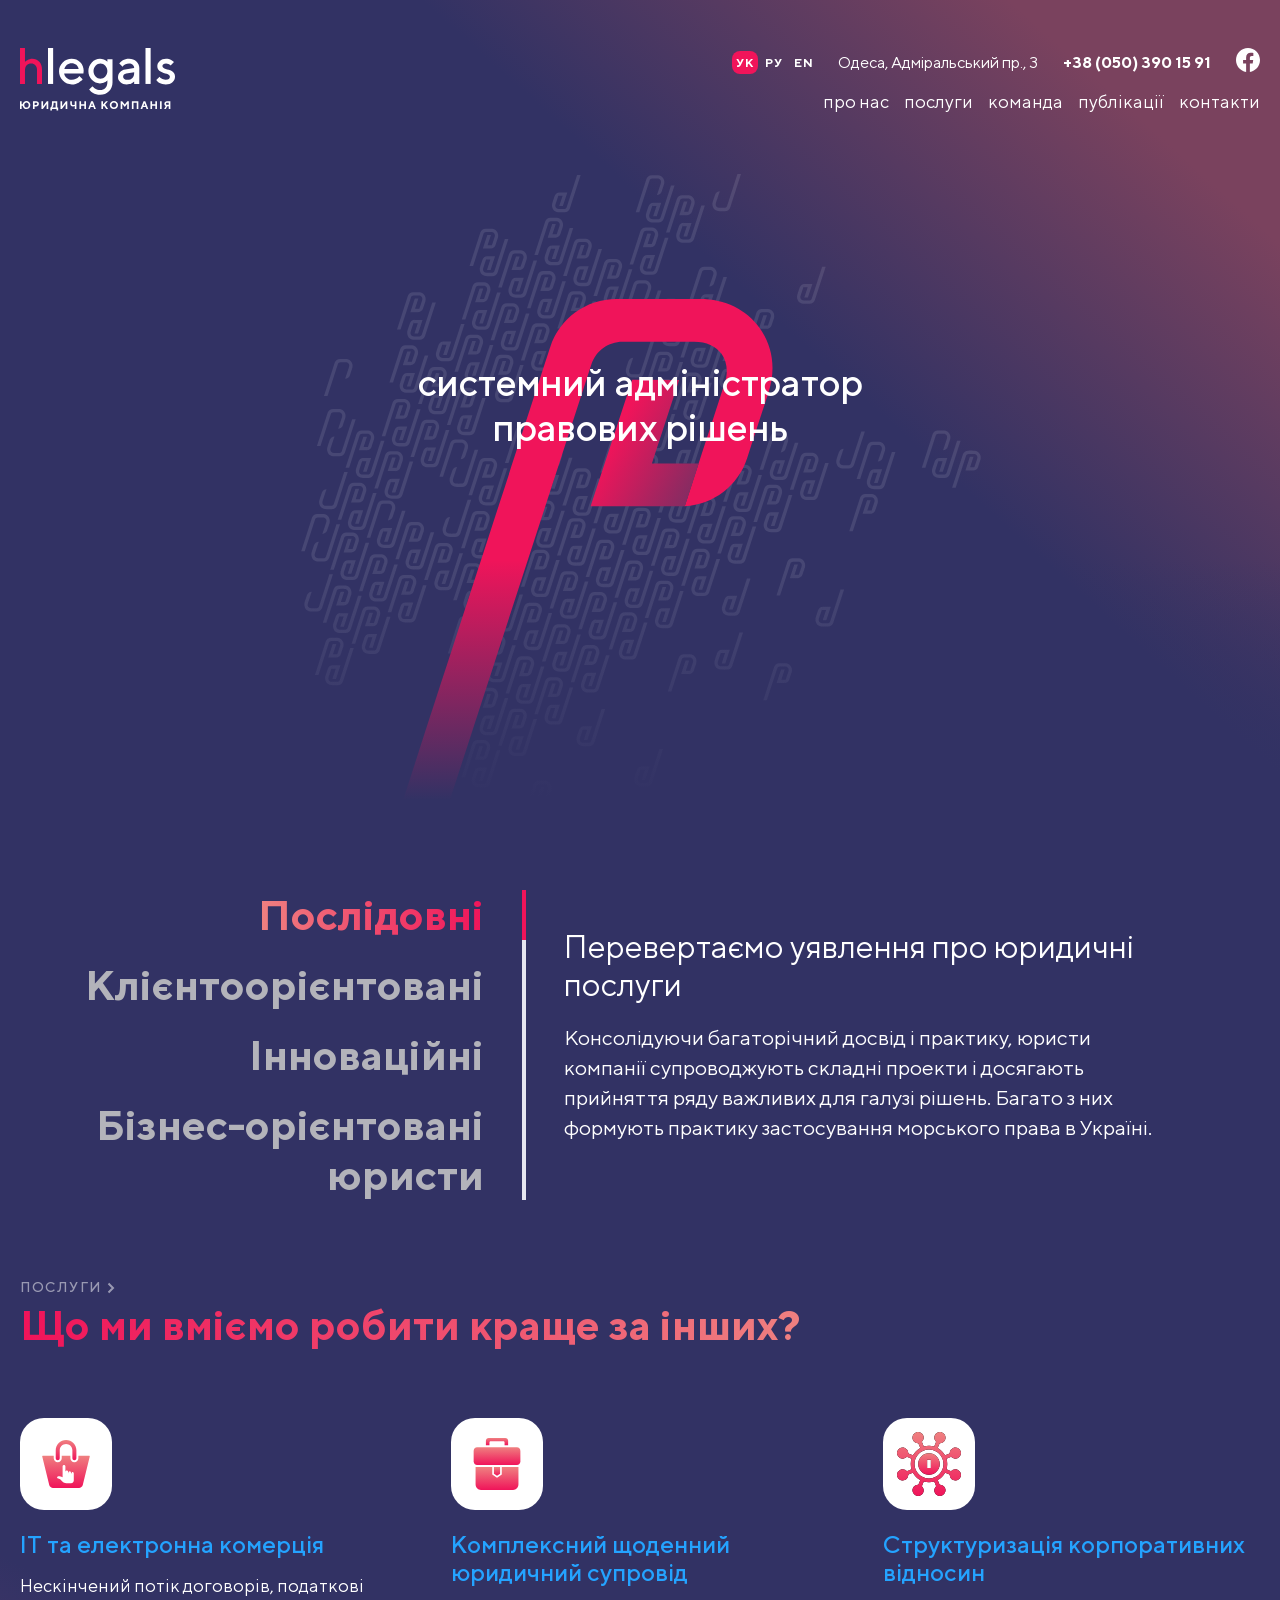
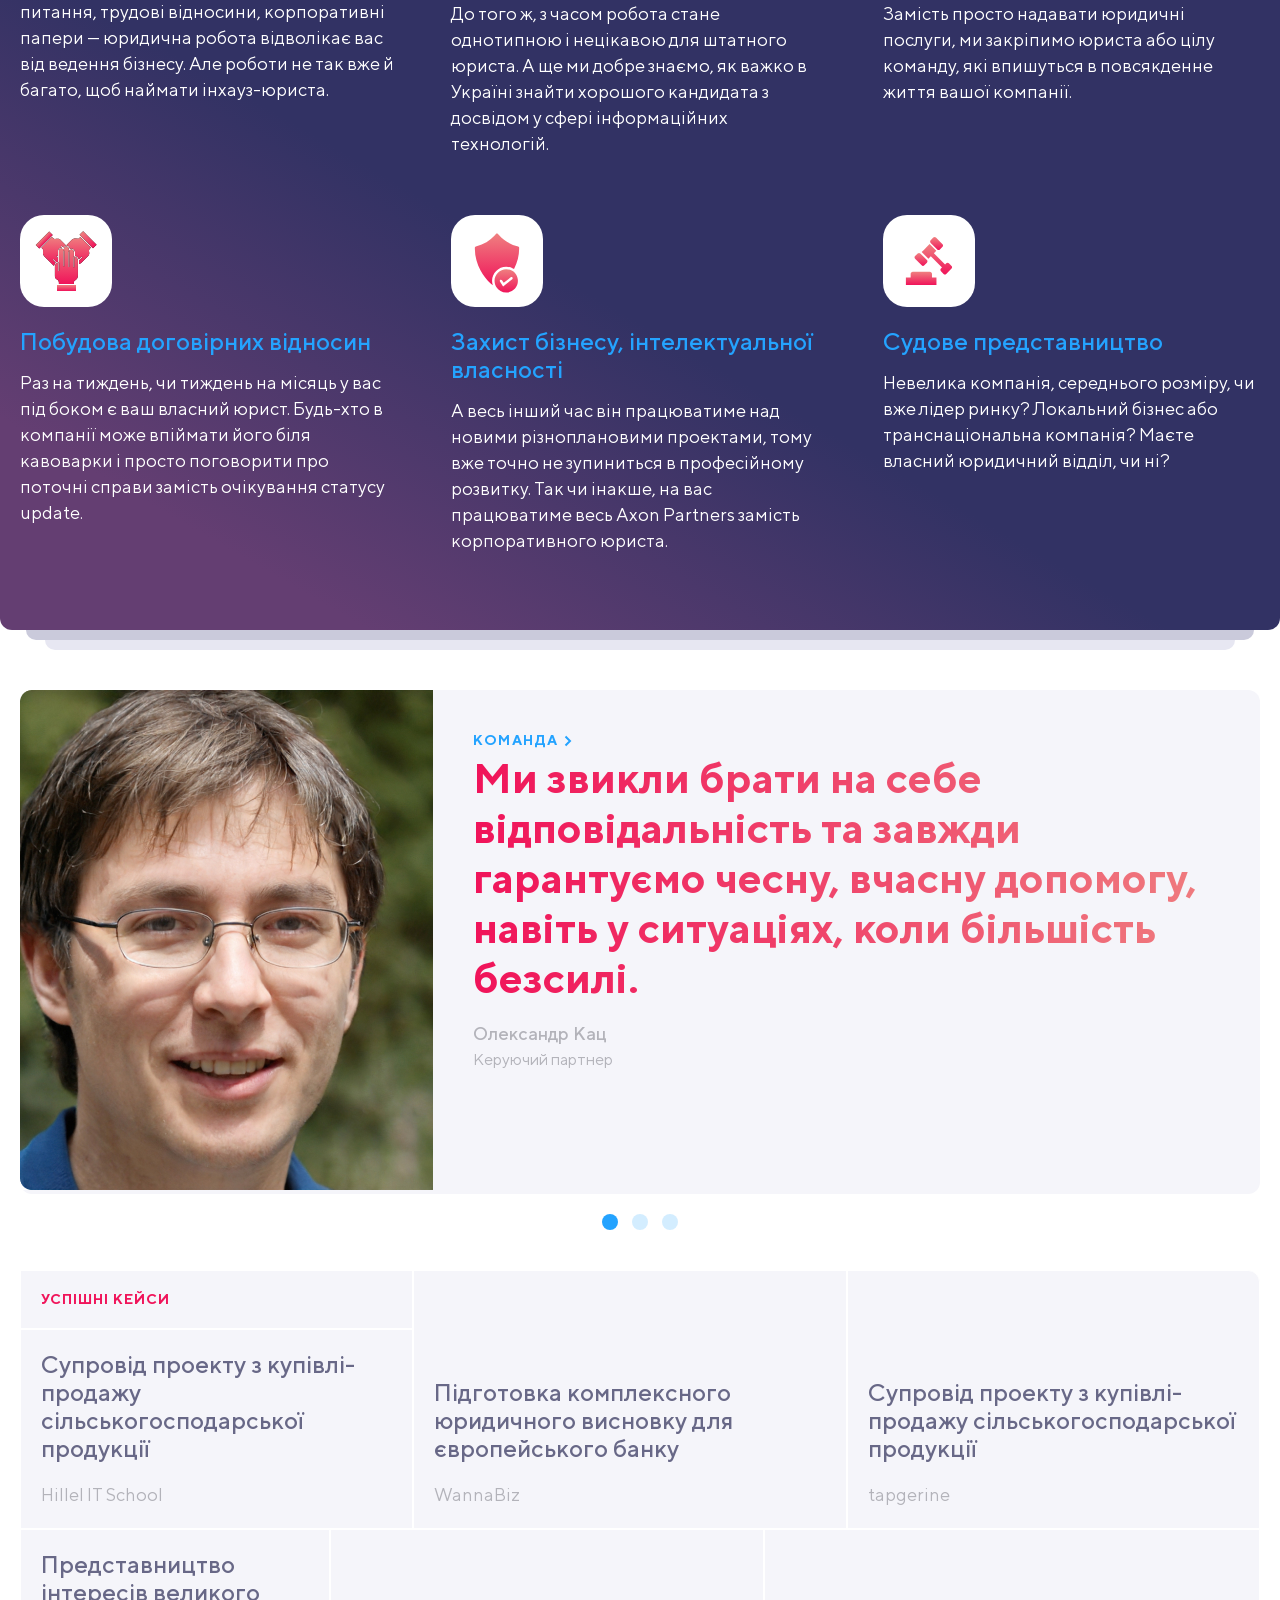
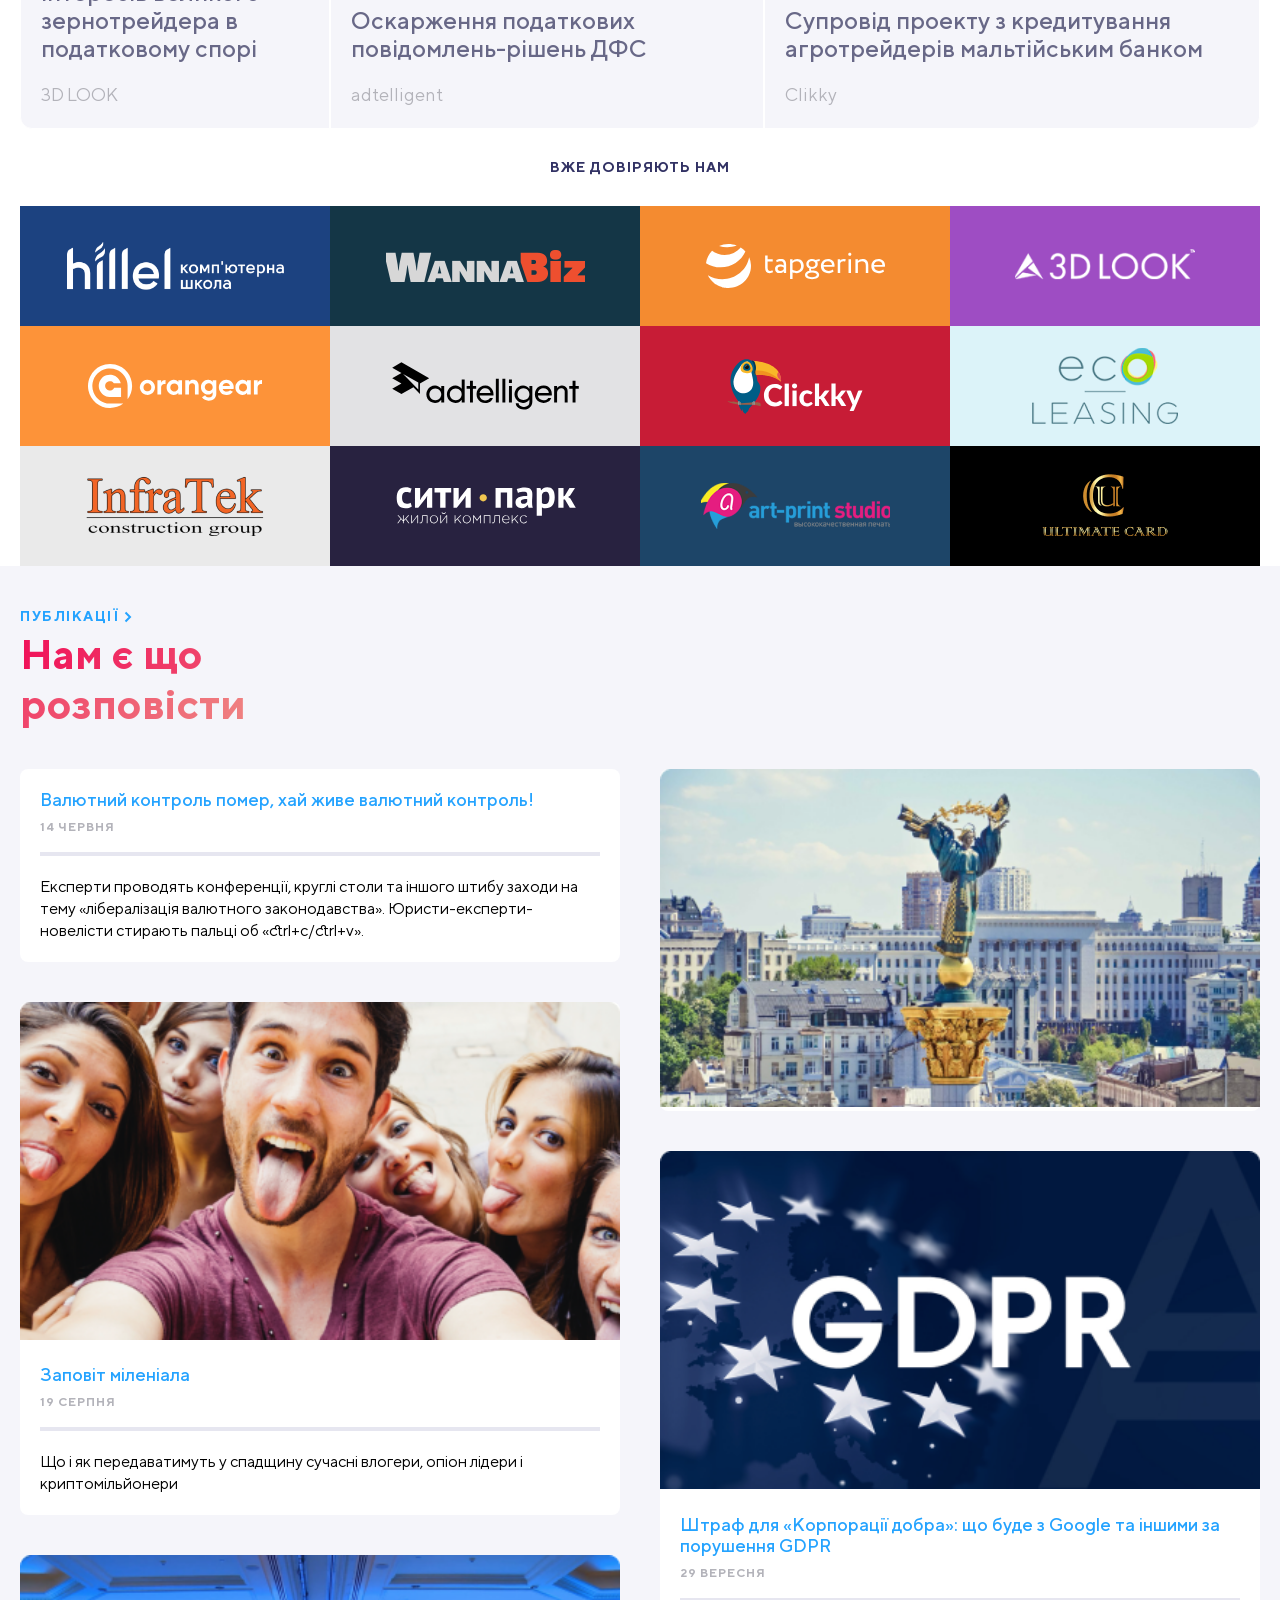
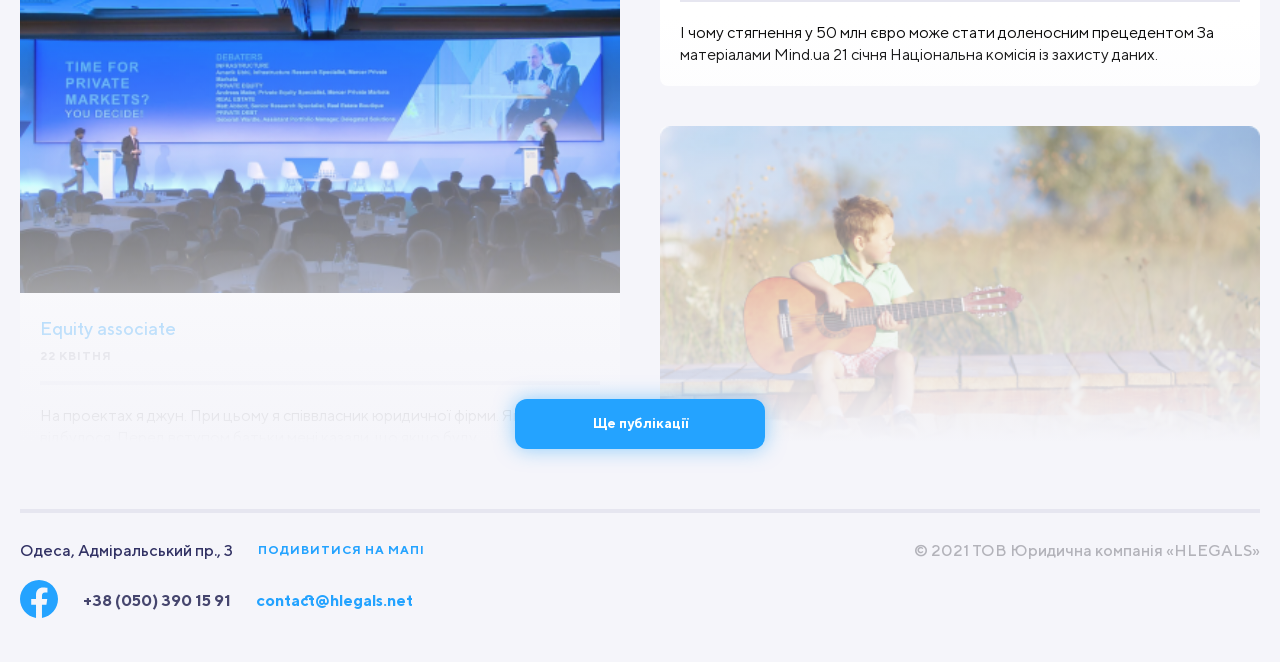
<file: index.html>
<!DOCTYPE html>
<html lang="zxx">

<head>
  <meta charset="UTF-8">
  <meta name="viewport" content="width=device-width, initial-scale=1.0">
  <meta http-equiv="X-UA-Compatible" content="ie=edge">
  <title>Hlegals</title>
  <link rel="stylesheet" href="assets/css/style.css">
  <link rel="shortcut icon" type="image/png" href="assets/img/favicon.svg">
</head>

<body>

  <header class="header">
    <div class="container">
      <div class="header__grid">
        <div class="header__logo">
          <img class="header__logo-img" src="assets/img/Logo-header.svg" alt="header__logo-img">
        </div>

        <nav class="header__actions actions">
          <div class="actions__lang">
            <a class="actions__lang-link actions__lang-link--active" href="#">УК</a>
            <a class="actions__lang-link" href="#">РУ</a>
            <a class="actions__lang-link" href="#">EN</a>

          </div>

          <address class="actions__address">
            <a class="actions__address-link"
              href="https://www.google.com/maps?q=%D0%9E%D0%B4%D0%B5%D1%81%D0%B0,+%D0%90%D0%B4%D0%BC%D1%96%D1%80%D0%B0%D0%BB%D1%8C%D1%81%D1%8C%D0%BA%D0%B8%D0%B9+%D0%BF%D1%80.,+3&um=1&ie=UTF-8&sa=X&ved=2ahUKEwiUn9HohcD7AhVwQ0EAHQjmD-EQ_AUoAXoECAIQAw"
              target="_blank">Одеса,
              Адміральський пр., 3</a>
          </address>

          <div class="actions__phone">
            <a class="actions__phone-link" href="tel:+380503901591">+38 (050) 390 15 91</a>
          </div>

          <div class="actions__social">
            <a class="actions__social-link" href="#">
              <svg width="24" height="24" viewBox="0 0 24 24" fill="none" xmlns="http://www.w3.org/2000/svg">
                <path class="actions__social-img"
                  d="M24 12.0733C24 5.40541 18.6274 0 12 0C5.37258 0 0 5.40541 0 12.0733C0 18.0995 4.38823 23.0943 10.125 24V15.5633H7.07813V12.0733H10.125V9.41343C10.125 6.38755 11.9165 4.71615 14.6576 4.71615C15.9705 4.71615 17.3438 4.95195 17.3438 4.95195V7.92313H15.8306C14.3399 7.92313 13.875 8.85379 13.875 9.80857V12.0733H17.2031L16.6711 15.5633H13.875V24C19.6118 23.0943 24 18.0995 24 12.0733Z"
                  fill="white" />
              </svg>
            </a>
          </div>
        </nav>

        <nav class="header__navbar-menu navbar">
          <div class="navbar__burger">
            <span class="navbar__burger-row"></span>
            <span class="navbar__burger-row"></span>
            <span class="navbar__burger-row"></span>
          </div>

          <ul class="navbar__list">
            <li class="navbar__item"><a class="navbar__link" href="about.html">про нас</a></li>
            <li class="navbar__item"><a class="navbar__link" href="servise.html">послуги</a></li>
            <li class="navbar__item"><a class="navbar__link" href="team.html">команда</a></li>
            <li class="navbar__item"><a class="navbar__link" href="publication.html">публікації</a></li>
            <li class="navbar__item"><a class="navbar__link" href="contacts.html">контакти</a></li>

          </ul>
        </nav>
      </div>

      <div class="header__picture">
        <h1 class="header__title">системний адміністратор правових рішень</h1>
        <img class="header__img" src="assets/img/header-logo-main.svg" alt="header-logo-main">
      </div>

    </div>
  </header>

  <main class="main">
    <section class="benefits">
      <div class="container">
        <div class="benefits__slider slider">
          <div class="slider__headers">
            <div class="slider__header active"><span>Послідовні</span></div>
            <div class="slider__header"><span>Клієнтоорієнтовані</span></div>
            <div class="slider__header"><span>Інноваційні</span></div>
            <div class="slider__header"><span>Бізнес-орієнтовані
                юристи</span></div>
          </div>

          <div class="slider__notes">
            <div class="slider__note active">
              <h3 class="slider__note-title">Перевертаємо уявлення про юридичні послуги</h3>
              <p class="slider__note-description">Консолідуючи багаторічний досвід і практику, юристи компанії
                супроводжують складні проекти і досягають прийняття ряду важливих для галузі рішень. Багато з них
                формують практику застосування морського права в Україні.</p>
            </div>

            <div class="slider__note">
              <h3 class="slider__note-title">Уявлення</h3>
              <p class="slider__note-description">Консолідуючи багаторічний досвід і практику, юристи компанії
                супроводжують складні проекти і досягають прийняття ряду важливих для галузі рішень. Багато з них
                формують практику застосування.</p>
            </div>

            <div class="slider__note">
              <h3 class="slider__note-title">Про юридичні послуги в межах держави</h3>
              <p class="slider__note-description">Консолідуючи багаторічний досвід і практику, юристи компанії
                супроводжують складні проекти і досягають прийняття ряду важливих для галузі рішень. Багато з них
                формують.</p>
            </div>

            <div class="slider__note">
              <h3 class="slider__note-title">Уявлення про юридичні послуги</h3>
              <p class="slider__note-description">Консолідуючи багаторічний досвід і практику, юристи компанії
                супроводжують складні проекти і досягають прийняття ряду важливих для галузі рішень. Багато з них
                формують практику застосування морського права в Україні.</p>
            </div>
          </div>

          <div class="slider__indicators">
            <div class="slider__indicator active"></div>
            <div class="slider__indicator"></div>
            <div class="slider__indicator"></div>
            <div class="slider__indicator"></div>
          </div>
        </div>
      </div>
    </section>

    <section class="experience">
      <div class="container">
        <strong>
          <a class="experience__link section-link" href="servise.html">послуги</a>
        </strong>
        <h2 class="experience__title"><span>Що ми вміємо робити краще за інших?</span></h2>

        <div class="experience__wrap">
          <article class="experience__item item-experience">
            <div class="item-experience__picture">
              <h3 class="item-experience__title"><a class="item-experience__title-link" href="servise-item.html">IT та
                  електронна
                  комерція</a></h3>
              <div class="item-experience__img-box">
                <img class="item-experience__img" src="assets/img/experience-item-1.svg" alt="item-experience-1">
              </div>
            </div>
            <p class="item-experience__description">Нескінчений потік договорів, податкові питання, трудові
              відносини,
              корпоративні папери — юридична
              робота відволікає вас від ведення бізнесу. Але роботи не так вже й багато, щоб наймати інхауз-юриста.
            </p>
          </article>

          <article class="experience__item item-experience">
            <div class="item-experience__picture">
              <h3 class="item-experience__title"><a class="item-experience__title-link"
                  href="servise-item.html">Комплексний щоденний
                  юридичний супровід</a></h3>
              <div class="item-experience__img-box">
                <img class="item-experience__img" src="assets/img/experience-item-2.svg" alt="item-experience-2">
              </div>
            </div>
            <p class="item-experience__description">До того ж, з часом робота стане однотипною і нецікавою для
              штатного
              юриста. А ще ми добре знаємо, як важко в Україні знайти хорошого кандидата з досвідом у сфері
              інформаційних технологій.
            </p>
          </article>

          <article class="experience__item item-experience">
            <div class="item-experience__picture">
              <h3 class="item-experience__title"><a class="item-experience__title-link"
                  href="servise-item.html">Структуризація
                  корпоративних відносин</a></h3>
              <div class="item-experience__img-box">
                <img class="item-experience__img" src="assets/img/experience-item-3.svg" alt="item-experience-3">
              </div>
            </div>
            <p class="item-experience__description">Замість просто надавати юридичні послуги, ми закріпимо юриста
              або
              цілу команду, які впишуться в повсякденне життя вашої компанії.
            </p>
          </article>

          <article class="experience__item item-experience">
            <div class="item-experience__picture">
              <h3 class="item-experience__title"><a class="item-experience__title-link"
                  href="servise-item.html">Побудовa договірних
                  відносин</a></h3>
              <div class="item-experience__img-box">
                <img class="item-experience__img" src="assets/img/experience-item-4.svg" alt="item-experience-4">
              </div>
            </div>
            <p class="item-experience__description">Раз на тиждень, чи тиждень на місяць у вас під боком є ваш
              власний
              юрист. Будь-хто в компанії може впіймати його біля кавоварки і просто поговорити про поточні справи
              замість очікування статусу update.
            </p>
          </article>

          <article class="experience__item item-experience">
            <div class="item-experience__picture">
              <h3 class="item-experience__title"><a class="item-experience__title-link" href="servise-item.html">Захист
                  бізнесу,
                  інтелектуальної власності</a></h3>
              <div class="item-experience__img-box">
                <img class="item-experience__img" src="assets/img/experience-item-5.svg" alt="item-experience-5">
              </div>
            </div>
            <p class="item-experience__description">А весь інший час він працюватиме над новими різноплановими
              проектами, тому вже точно не зупиниться в професійному розвитку. Так чи інакше, на вас працюватиме
              весь
              Axon Partners замість корпоративного юриста.
            </p>
          </article>

          <article class="experience__item item-experience">
            <div class="item-experience__picture">
              <h3 class="item-experience__title"><a class="item-experience__title-link" href="servise-item.html">Судове
                  представництво</a></h3>
              <div class="item-experience__img-box">
                <img class="item-experience__img" src="assets/img/experience-item-6.svg" alt="item-experience-6">
              </div>
            </div>
            <p class="item-experience__description">Невелика компанія, середнього розміру, чи вже лідер ринку?
              Локальний
              бізнес або транснаціональна компанія? Маєте власний юридичний відділ, чи ні?
            </p>
          </article>
        </div>

      </div>
    </section>

    <section class="review">
      <div class="container">
        <h2 class="visually-hidden">Комментарий руководителя</h2>

        <div class="slider-alt active review__container">
          <div class="review__foto">
            <img class="review__img" src="assets/img/author.jpg" alt="review__img">
          </div>

          <div class="review__content">
            <div class="review__link-wrap">
              <strong>
                <a class="review__link section-link section-link--alt" href="team.html">команда</a>
              </strong>
            </div>
            <blockquote class="review__title">Ми звикли брати на себе відповідальність та завжди гарантуємо чесну,
              вчасну
              допомогу,
              навіть у ситуаціях, коли більшість безсилі.</blockquote>
            <div class="review__author-wrap">
              <p class="review__author">Олександр Кац</p>
              <p class="review__job">Керуючий партнер</p>
            </div>
          </div>
        </div>

        <div class="slider-alt review__container">
          <div class="review__foto">
            <img class="review__img" src="assets/img/team-3.png" alt="review__img">
          </div>

          <div class="review__content">
            <div class="review__link-wrap">
              <strong>
                <a class="review__link section-link section-link--alt" href="team.html">команда</a>
              </strong>
            </div>
            <blockquote class="review__title">Честнiсть - це наш скарб, навiть в таких умовах життя.</blockquote>
            <div class="review__author-wrap review__author-wrap--team-3">
              <p class="review__author">Олександр Чох</p>
              <p class="review__job">Associate</p>
            </div>
          </div>
        </div>

        <div class="slider-alt review__container">
          <div class="review__foto">
            <img class="review__img" src="assets/img/team-2.png" alt="review__img">
          </div>

          <div class="review__content">
            <div class="review__link-wrap">
              <strong>
                <a class="review__link section-link section-link--alt" href="team.html">команда</a>
              </strong>
            </div>
            <blockquote class="review__title">Навіть у ситуаціях, коли більшість безсилі, ми приходимо на допомогу.
            </blockquote>
            <div class="review__author-wrap review__author-wrap--team-2">
              <p class="review__author">Микита Олександровський</p>
              <p class="review__job">Керуючий партнер</p>
            </div>
          </div>
        </div>

        <div class="slider-alt__indicators-alt">
          <div class="slider-alt__indicator-alt active"></div>
          <div class="slider-alt__indicator-alt"></div>
          <div class="slider-alt__indicator-alt"></div>
        </div>

      </div>

      </div>
    </section>

    <section class="cases">
      <div class="container cases__container">
        <div class="cases__item">
          <h2 class="cases__title">Успішні кейси</h2>
        </div>

        <div class="cases__item">
          <h3 class="cases__item-title">Супровід проекту з купівлі-продажу сільськогосподарської продукції</h3>
          <p class="cases__item-description">Hillel IT School</p>
        </div>

        <div class="cases__item">
          <h3 class="cases__item-title">Підготовка комплексного юридичного висновку для європейського банку</h3>
          <p class="cases__item-description">WannaBiz</p>
        </div>

        <div class="cases__item">
          <h3 class="cases__item-title">Супровід проекту з купівлі-продажу сільськогосподарської продукції</h3>
          <p class="cases__item-description">tapgerine</p>
        </div>

        <div class="cases__item">
          <h3 class="cases__item-title">Представництво інтересів великого зернотрейдера в податковому спорі</h3>
          <p class="cases__item-description">3D LOOK</p>
        </div>

        <div class="cases__item">
          <h3 class="cases__item-title">Оскарження податкових повідомлень-рішень ДФС</h3>
          <p class="cases__item-description">adtelligent</p>
        </div>

        <div class="cases__item">
          <h3 class="cases__item-title">Супровід проекту з кредитування агротрейдерів мальтійським банком</h3>
          <p class="cases__item-description">Clikky</p>
        </div>

      </div>
    </section>

    <section class="companies">
      <div class="container companies__container">
        <h2 class="companies__title">Вже довіряють нам</h2>
        <div class="companies__wrap">
          <a class="companies__logo companies__logo--hillel" href="https://ithillel.ua"><img class="companies__img"
              src="assets/img/logo-hillel.svg" alt="companies__img"></a>
          <a class="companies__logo companies__logo--wannabiz" href="#"><img class="companies__img"
              src="assets/img/logo-wannabiz.png" alt="companies__img"></a>
          <a class="companies__logo companies__logo--tapgerine" href="#"><img class="companies__img"
              src="assets/img/logo-tapgerine.svg" alt="companies__img"></a>
          <a class="companies__logo companies__logo--3d" href="#"><img class="companies__img"
              src="assets/img/logo-3d.png" alt="companies__img"></a>
          <a class="companies__logo companies__logo--orangear" href="#"><img class="companies__img"
              src="assets/img/logo-orangear.svg" alt="companies__img"></a>
          <a class="companies__logo companies__logo--adtell" href="#"><img class="companies__img"
              src="assets/img/logo-adtell.svg" alt="companies__img"></a>
          <a class="companies__logo companies__logo--click" href="#"><img class="companies__img"
              src="assets/img/logo-click.svg" alt="companies__img"></a>
          <a class="companies__logo companies__logo--ecolease" href="#"><img class="companies__img"
              src="assets/img/logo-ecolease.png" alt="companies__img"></a>
          <a class="companies__logo companies__logo--infratek" href="#"><img class="companies__img"
              src="assets/img/logo-infratek.png" alt="companies__img"></a>
          <a class="companies__logo companies__logo--citypark" href="#"><img class="companies__img"
              src="assets/img/logo-citypark.svg" alt="companies__img"></a>
          <a class="companies__logo companies__logo--art" href="#"><img class="companies__img"
              src="assets/img/logo-art.png" alt="companies__img"></a>
          <a class="companies__logo companies__logo--ucard" href="#"><img class="companies__img"
              src="assets/img/logo-ucard.png" alt="companies__img"></a>
        </div>
      </div>
    </section>

    <section class="publication">
      <div class="container">
        <strong>
          <a class="publication__link section-link section-link--alt" href="publication.html">Публікації</a>
        </strong>
        <h2 class="publication__title"><span>Нам є що розповісти</span></h2>

        <div class="publication__wrap">
          <article class="publication-item">
            <h3 class="publication-item__title"><a class="publication-item__title-link"
                href="publication-item.html">Валютний контроль
                помер,
                хай живе валютний контроль!</a></h3>
            <time datetime="2022-06-14 16:00" class="publication-item__date">14 червня</time>
            <p class="publication-item__desription">Експерти проводять конференції, круглі столи та іншого штибу заходи
              на тему «лібералізація валютного законодавства». Юристи-експерти-новелісти стирають пальці об
              «ctrl+c/ctrl+v».</p>
          </article>

          <article class="publication-item">
            <a href="publication-item.html">
              <img class="publication-item__img" src="assets/img/publication-1.png" alt="publication-1">
            </a>
            <h3 class="publication-item__title"><a class="publication-item__title-link"
                href="publication-item.html">Заповiт мiленiала</a>
            </h3>
            <time datetime="2022-08-19 17:00" class="publication-item__date">19 серпня</time>
            <p class="publication-item__desription">Що i як передаватимуть у спадщину сучаснi влогери, опiон лiдери i
              криптомiльйонери
            </p>
          </article>

          <article class="publication-item">
            <a href="publication-item.html">
              <img class="publication-item__img" src="assets/img/publication-2.png" alt="publication-2">
            </a>
            <h3 class="publication-item__title"><a class="publication-item__title-link"
                href="publication-item.html">Equity associate</a>
            </h3>
            <time datetime="2022-04-22 18:00" class="publication-item__date">22 квітня</time>
            <p class="publication-item__desription">На проектах я джун. При цьому я співвласник юридичної фірми. Як це
              відбулося. Перед вступом батьки мені казали, що якщо буду…</p>
          </article>

          <article class="publication-item">
            <a href="publication-item.html">
              <img class="publication-item__img" src="assets/img/publication-3.png" alt="publication-3">
            </a>
            <h3 class="visually-hidden">State</h3>
          </article>

          <article class="publication-item">
            <a href="publication-item.html">
              <img class="publication-item__img" src="assets/img/publication-4.png" alt="publication-4">
            </a>
            <h3 class="publication-item__title"><a class="publication-item__title-link"
                href="publication-item.html">Штраф для «Корпорації
                добра»: що буде з Google та іншими за порушення
                GDPR</a></h3>
            <time datetime="2022-09-29 19:00" class="publication-item__date">29 вересня</time>
            <p class="publication-item__desription">І чому стягнення у 50 млн євро може стати доленосним прецедентом За
              матеріалами Mind.ua 21 січня Національна комісія із захисту даних.</p>
          </article>

          <article class="publication-item">
            <a href="publication-item.html">
              <img class="publication-item__img" src="assets/img/publication-5.png" alt="publication-5">
            </a>
            <h3 class="visually-hidden">Kids</h3>
          </article>
        </div>

        <button class="publication__buttom buttom">Ще публікації</button>

      </div>
    </section>
  </main>

  <footer class="footer">
    <div class="container footer__container">
      <div class="footer__contacts-wrap">
        <address class="footer__contacts">
          <p class="footer__adress"><span class="footer__adress-title">Одеса</span>, Адміральський пр., 3</p>
          <a class="footer__adress-link adress-link"
            href="https://www.google.com/maps?q=%D0%9E%D0%B4%D0%B5%D1%81%D0%B0,+%D0%90%D0%B4%D0%BC%D1%96%D1%80%D0%B0%D0%BB%D1%8C%D1%81%D1%8C%D0%BA%D0%B8%D0%B9+%D0%BF%D1%80.,+3&um=1&ie=UTF-8&sa=X&ved=2ahUKEwiUn9HohcD7AhVwQ0EAHQjmD-EQ_AUoAXoECAIQAw"
            target="_blank">Подивитися
            на мапі</a>
        </address>

        <div class="footer__contacts-second">
          <div class="footer__social">
            <a class="footer__social-link" href="#">
              <svg width="38" height="38" viewBox="0 0 38 38" fill="none" xmlns="http://www.w3.org/2000/svg">
                <g clip-path="url(#clip0_40086_1484)">
                  <path class="footer__social-img"
                    d="M38 19.1161C38 8.55857 29.4934 0 19 0C8.50658 0 0 8.55857 0 19.1161C0 28.6575 6.94803 36.5659 16.0312 38V24.6419H11.207V19.1161H16.0312V14.9046C16.0312 10.1136 18.8678 7.46723 23.2078 7.46723C25.2866 7.46723 27.4609 7.84059 27.4609 7.84059V12.545H25.0651C22.7048 12.545 21.9688 14.0185 21.9688 15.5302V19.1161H27.2383L26.3959 24.6419H21.9688V38C31.052 36.5659 38 28.6575 38 19.1161Z"
                    fill="#24A3FF" />
                </g>
                <defs>
                  <clipPath id="clip0_40086_1484">
                    <rect width="38" height="38" fill="white" />
                  </clipPath>
                </defs>
              </svg>
            </a>
          </div>
          <div class="footer__phone">
            <a class="footer__phone-link phone-link" href="tel:+380503901591">+38 (050) 390 15 91</a>
          </div>
          <div class="footer__email">
            <a class="footer__email-link email-link" href="mailto:contact@hlegals.net">contact@hlegals.net</a>
          </div>
        </div>
      </div>

      <p class="footer__copyright">© 2021 ТОВ Юридична компанія «HLEGALS»</p>
    </div>
  </footer>

  <script src="https://ajax.googleapis.com/ajax/libs/jquery/3.6.1/jquery.min.js"></script>
  <script src="assets/js/main.js"></script>

</body>

</html>
</file>
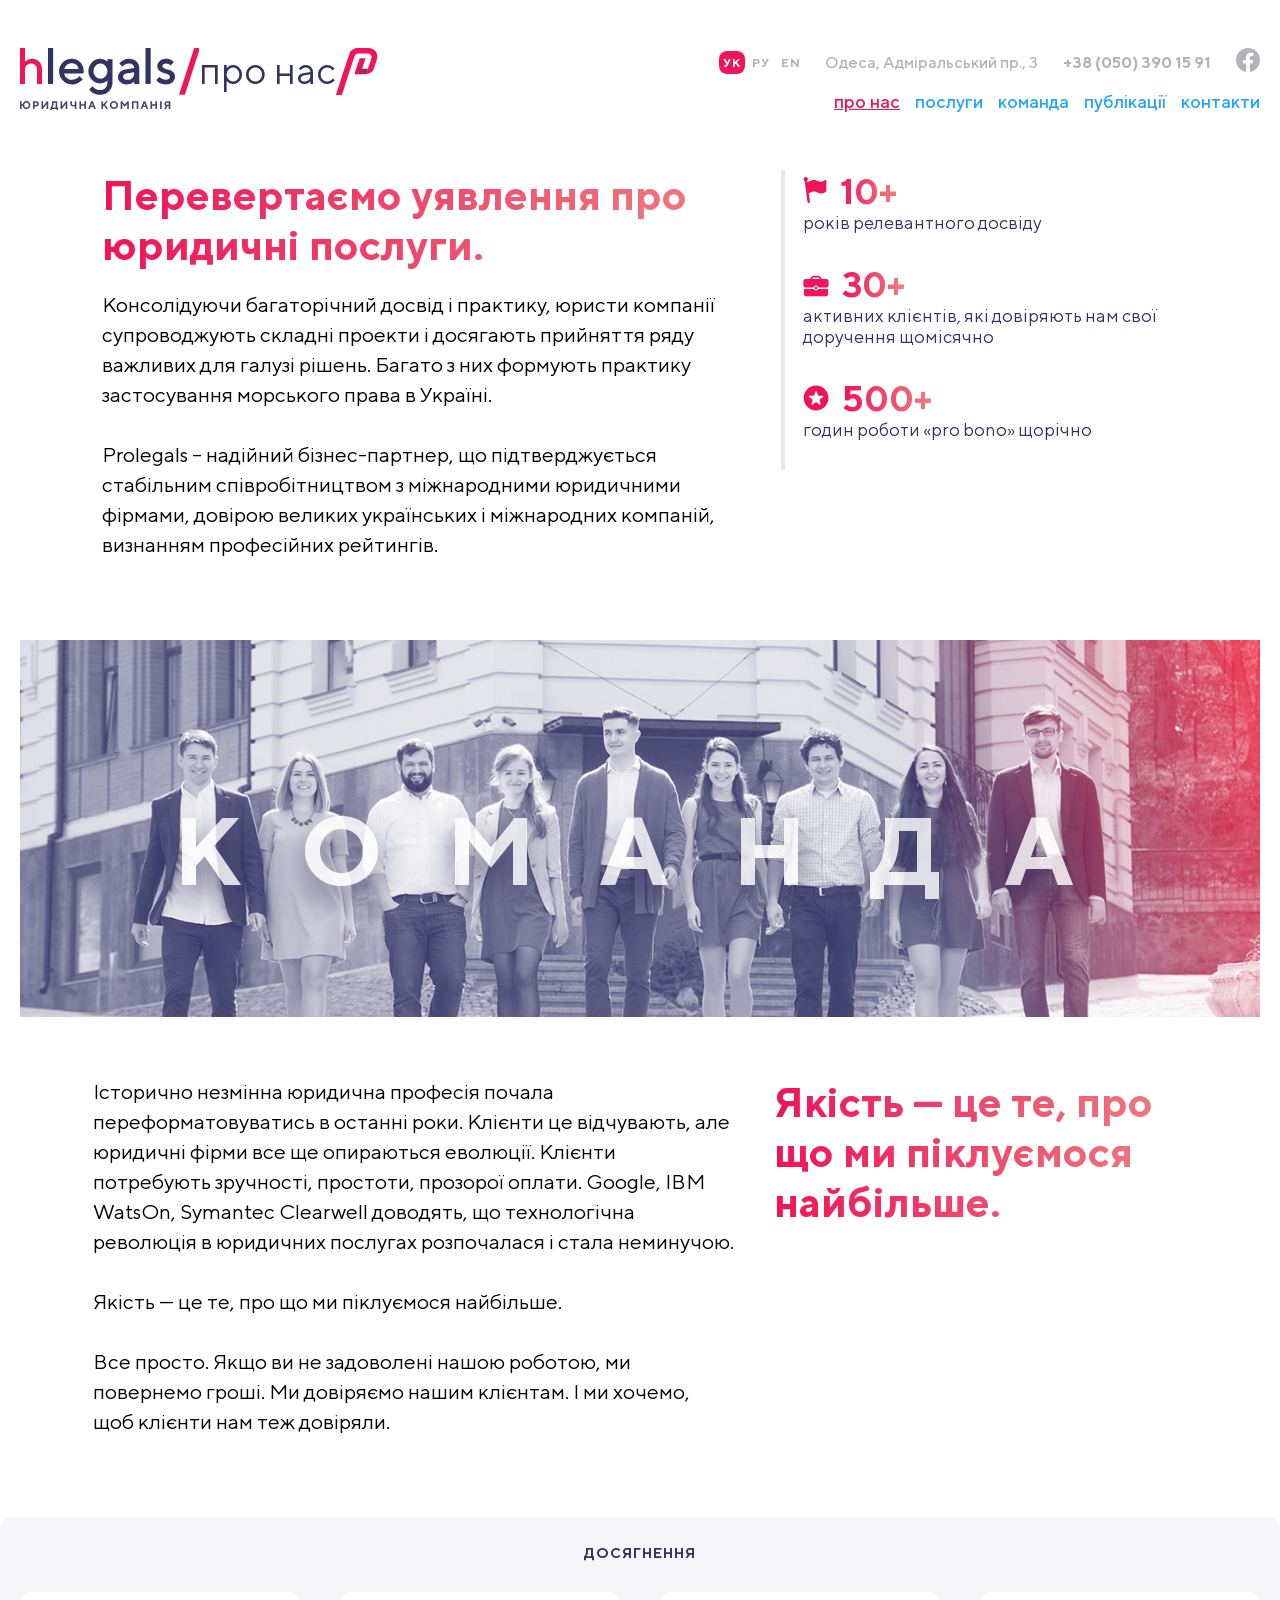
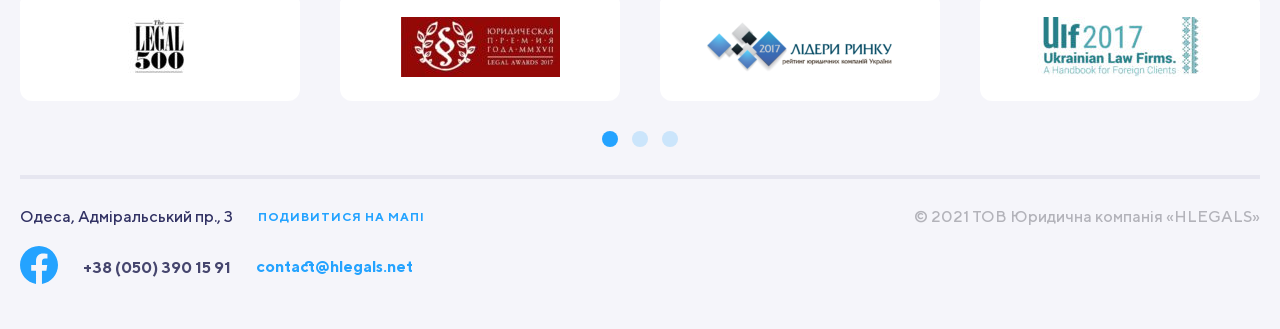
<file: about.html>
<!DOCTYPE html>
<html lang="zxx">

<head>
  <meta charset="UTF-8">
  <meta name="viewport" content="width=device-width, initial-scale=1.0">
  <meta http-equiv="X-UA-Compatible" content="ie=edge">
  <title>Hlegals servises</title>
  <link rel="stylesheet" href="assets/css/style.css">
  <link rel="shortcut icon" type="image/png" href="assets/img/favicon.svg">
</head>

<body>

  <header class="header header--second">
    <div class="container">
      <div class="header__grid header__grid--alt">
        <div class="header__logo header__logo--secondary">
          <a class="header__logo-link" href="index.html">
            <img class="header__logo-img" src="assets/img/logo-header-second.svg" alt="header__logo-img">
          </a>
          <span class="header__logo-title header__logo-title--alt">про нас</span>
        </div>

        <nav class="header__actions actions">
          <div class="actions__lang">
            <a class="actions__lang-link actions__lang-link--active" href="#">УК</a>
            <a class="actions__lang-link actions__lang-link--alt" href="#">РУ</a>
            <a class="actions__lang-link actions__lang-link--alt" href="#">EN</a>
          </div>

          <address class="actions__address">
            <a class="actions__address-link actions__address-link--alt"
              href="https://www.google.com/maps?q=%D0%9E%D0%B4%D0%B5%D1%81%D0%B0,+%D0%90%D0%B4%D0%BC%D1%96%D1%80%D0%B0%D0%BB%D1%8C%D1%81%D1%8C%D0%BA%D0%B8%D0%B9+%D0%BF%D1%80.,+3&um=1&ie=UTF-8&sa=X&ved=2ahUKEwiUn9HohcD7AhVwQ0EAHQjmD-EQ_AUoAXoECAIQAw"
              target="_blank">Одеса,
              Адміральський пр., 3</a>
          </address>

          <div class="actions__phone">
            <a class="actions__phone-link actions__phone-link--alt" href="tel:+380503901591">+38 (050) 390 15 91</a>
          </div>

          <div class="actions__social">
            <a class="actions__social-link actions__social-link--alt" href="#">
              <svg width="24" height="24" viewBox="0 0 24 24" fill="none" xmlns="http://www.w3.org/2000/svg">
                <g clip-path="url(#clip0_40508_1544)">
                  <path class="actions__social-img" d=" M24 12.0733C24 5.40541 18.6274 0 12 0C5.37258 0 0 5.40541 0 12.0733C0 18.0995 4.38823 23.0943
                    10.125 24V15.5633H7.07813V12.0733H10.125V9.41343C10.125 6.38755 11.9165 4.71615 14.6576
                    4.71615C15.9705 4.71615 17.3438 4.95195 17.3438 4.95195V7.92313H15.8306C14.3399 7.92313 13.875
                    8.85379 13.875 9.80857V12.0733H17.2031L16.6711 15.5633H13.875V24C19.6118 23.0943 24 18.0995 24
                    12.0733Z" fill="#B3B3BA" />
                </g>
                <defs>
                  <clipPath id="clip0_40508_1544">
                    <rect width="24" height="24" fill="white" />
                  </clipPath>
                </defs>
              </svg>

            </a>
          </div>
        </nav>

        <nav class="header__navbar-menu navbar">
          <div class="navbar__burger">
            <span class="navbar__burger-row"></span>
            <span class="navbar__burger-row"></span>
            <span class="navbar__burger-row"></span>
          </div>

          <ul class="navbar__list navbar__list--secondary">
            <li class="navbar__item"><a class="navbar__link navbar__link--alt navbar__link--accent-alt" href="#">про
                нас</a></li>
            <li class="navbar__item"><a class="navbar__link navbar__link--alt" href="servise.html">послуги</a></li>
            <li class="navbar__item"><a class="navbar__link navbar__link--alt" href="team.html">команда</a></li>
            <li class="navbar__item"><a class="navbar__link navbar__link--alt" href="publication.html">публікації</a>
            </li>
            <li class="navbar__item"><a class="navbar__link navbar__link--alt" href="contacts.html">контакти</a></li>
          </ul>
        </nav>
      </div>

    </div>
  </header>

  <main class="main">

    <section class="about">

      <div class="about__experiense experiense-team">
        <div class="experiense-team__wrap-text">
          <h3 class="experiense-team__title">Перевертаємо уявлення про юридичні послуги.</h3>
          <p class="experiense-team__description">
            Консолідуючи багаторічний досвід і практику, юристи компанії супроводжують складні проекти і досягають
            прийняття ряду важливих для галузі рішень. Багато з них формують практику застосування морського права в
            Україні. <br> <br>
            Prolegals – надійний бізнес-партнер, що підтверджується стабільним співробітництвом з міжнародними
            юридичними
            фірмами, довірою великих українських і міжнародних компаній, визнанням професійних рейтингів.
          </p>
        </div>

        <div class="experiense-team__wrap-item">
          <div class="experiense-team__item">
            <img class="experiense-team__item-img" src="assets/img/experience-team-item-1.svg" alt="item-1">
            <span class="experiense-team__item-text">10+</span>
            <p class="experiense-team__item-description">років релевантного досвіду</p>
          </div>


          <div class="experiense-team__item">
            <img class="experiense-team__item-img" src="assets/img/experience-team-item-2.svg" alt="item-2">
            <span class="experiense-team__item-text">30+</span>
            <p class="experiense-team__item-description">активних клієнтів, які довіряють нам свої доручення щомісячно
            </p>
          </div>

          <div class="experiense-team__item">
            <img class="experiense-team__item-img" src="assets/img/experience-team-item-3.svg" alt="item-3">
            <span class="experiense-team__item-text">500+</span>
            <p class="experiense-team__item-description">годин роботи «pro bono» щорічно</p>
          </div>
        </div>
      </div>

      <div class="about__foto-box">
        <img class="about__foto" src="assets/img/team.png" alt="team">
        <h2 class="about__title">команда</h2>
      </div>
      <div class="about__text-box">
        <p class="about__description">Історично незмінна юридична професія почала переформатовуватись в останні роки.
          Клієнти це відчувають, але юридичні фірми все ще опираються еволюції. Клієнти потребують зручності, простоти,
          прозорої оплати. Google, IBM WatsОn, Symantec Clearwell доводять, що технологічна революція в юридичних
          послугах
          розпочалася і стала неминучою. <br><br>
          Якість — це те, про що ми піклуємося найбільше. <br><br>
          Все просто. Якщо ви не задоволені нашою роботою, ми повернемо гроші. Ми довіряємо нашим клієнтам. І ми хочемо,
          щоб клієнти нам теж довіряли.</p>
        <h3 class="about__text">Якість — це те, про що ми піклуємося найбільше.</h3>
      </div class="about__text-box">

    </section>

    <section class="archievments">
      <div class="container">
        <h2 class="archievments__title">Досягнення</h2>

        <div class="slider-alt active">
          <div class="archievments__item-box">

            <div class="archievments__item ">
              <img class="archievments__logo" src="assets/img/archievments-logo-1.png" alt="">
            </div>

            <div class="archievments__item">
              <img class="archievments__logo" src="assets/img/archievments-logo-2.png" alt="">
            </div>

            <div class="archievments__item">
              <img class="archievments__logo" src="assets/img/archievments-logo-3.png" alt="">
            </div>

            <div class="archievments__item">
              <img class="archievments__logo" src="assets/img/archievments-logo-4.png" alt="">
            </div>
          </div>
        </div>

        <div class="slider-alt">
          <div class="archievments__item-box">

            <div class="archievments__item">
              <img class="archievments__logo" src="assets/img/archievments-logo-2.png" alt="">
            </div>

            <div class="archievments__item">
              <img class="archievments__logo" src="assets/img/archievments-logo-3.png" alt="">
            </div>

            <div class="archievments__item">
              <img class="archievments__logo" src="assets/img/archievments-logo-4.png" alt="">
            </div>

            <div class="archievments__item ">
              <img class="archievments__logo" src="assets/img/archievments-logo-1.png" alt="">
            </div>

          </div>
        </div>

        <div class="slider-alt__indicators-alt">
          <div class="slider-alt__indicator-alt active"></div>
          <div class="slider-alt__indicator-alt"></div>
          <div class="slider-alt__indicator-alt"></div>
        </div>


      </div>
    </section>
  </main>

  <footer class="footer">
    <div class="container footer__container">
      <div class="footer__contacts-wrap">
        <address class="footer__contacts">
          <p class="footer__adress"><span class="footer__adress-title">Одеса</span>, Адміральський пр., 3</p>
          <a class="footer__adress-link adress-link"
            href="https://www.google.com/maps?q=%D0%9E%D0%B4%D0%B5%D1%81%D0%B0,+%D0%90%D0%B4%D0%BC%D1%96%D1%80%D0%B0%D0%BB%D1%8C%D1%81%D1%8C%D0%BA%D0%B8%D0%B9+%D0%BF%D1%80.,+3&um=1&ie=UTF-8&sa=X&ved=2ahUKEwiUn9HohcD7AhVwQ0EAHQjmD-EQ_AUoAXoECAIQAw"
            target="_blank">Подивитися
            на мапі</a>
        </address>

        <div class="footer__contacts-second">
          <div class="footer__social">
            <a class="footer__social-link" href="#">
              <svg width="38" height="38" viewBox="0 0 38 38" fill="none" xmlns="http://www.w3.org/2000/svg">
                <g clip-path="url(#clip0_40086_1484)">
                  <path class="footer__social-img"
                    d="M38 19.1161C38 8.55857 29.4934 0 19 0C8.50658 0 0 8.55857 0 19.1161C0 28.6575 6.94803 36.5659 16.0312 38V24.6419H11.207V19.1161H16.0312V14.9046C16.0312 10.1136 18.8678 7.46723 23.2078 7.46723C25.2866 7.46723 27.4609 7.84059 27.4609 7.84059V12.545H25.0651C22.7048 12.545 21.9688 14.0185 21.9688 15.5302V19.1161H27.2383L26.3959 24.6419H21.9688V38C31.052 36.5659 38 28.6575 38 19.1161Z"
                    fill="#24A3FF" />
                </g>
                <defs>
                  <clipPath id="clip0_40086_1484">
                    <rect width="38" height="38" fill="white" />
                  </clipPath>
                </defs>
              </svg>
            </a>
          </div>
          <div class="footer__phone">
            <a class="footer__phone-link phone-link" href="tel:+380503901591">+38 (050) 390 15 91</a>
          </div>
          <div class="footer__email">
            <a class="footer__email-link email-link" href="mailto:contact@hlegals.net">contact@hlegals.net</a>
          </div>
        </div>
      </div>

      <p class="footer__copyright">© 2021 ТОВ Юридична компанія «HLEGALS»</p>
    </div>
  </footer>

  <script src="https://ajax.googleapis.com/ajax/libs/jquery/3.6.1/jquery.min.js"></script>
  <script src="assets/js/main-alt.js"></script>

</body>

</html>
</file>
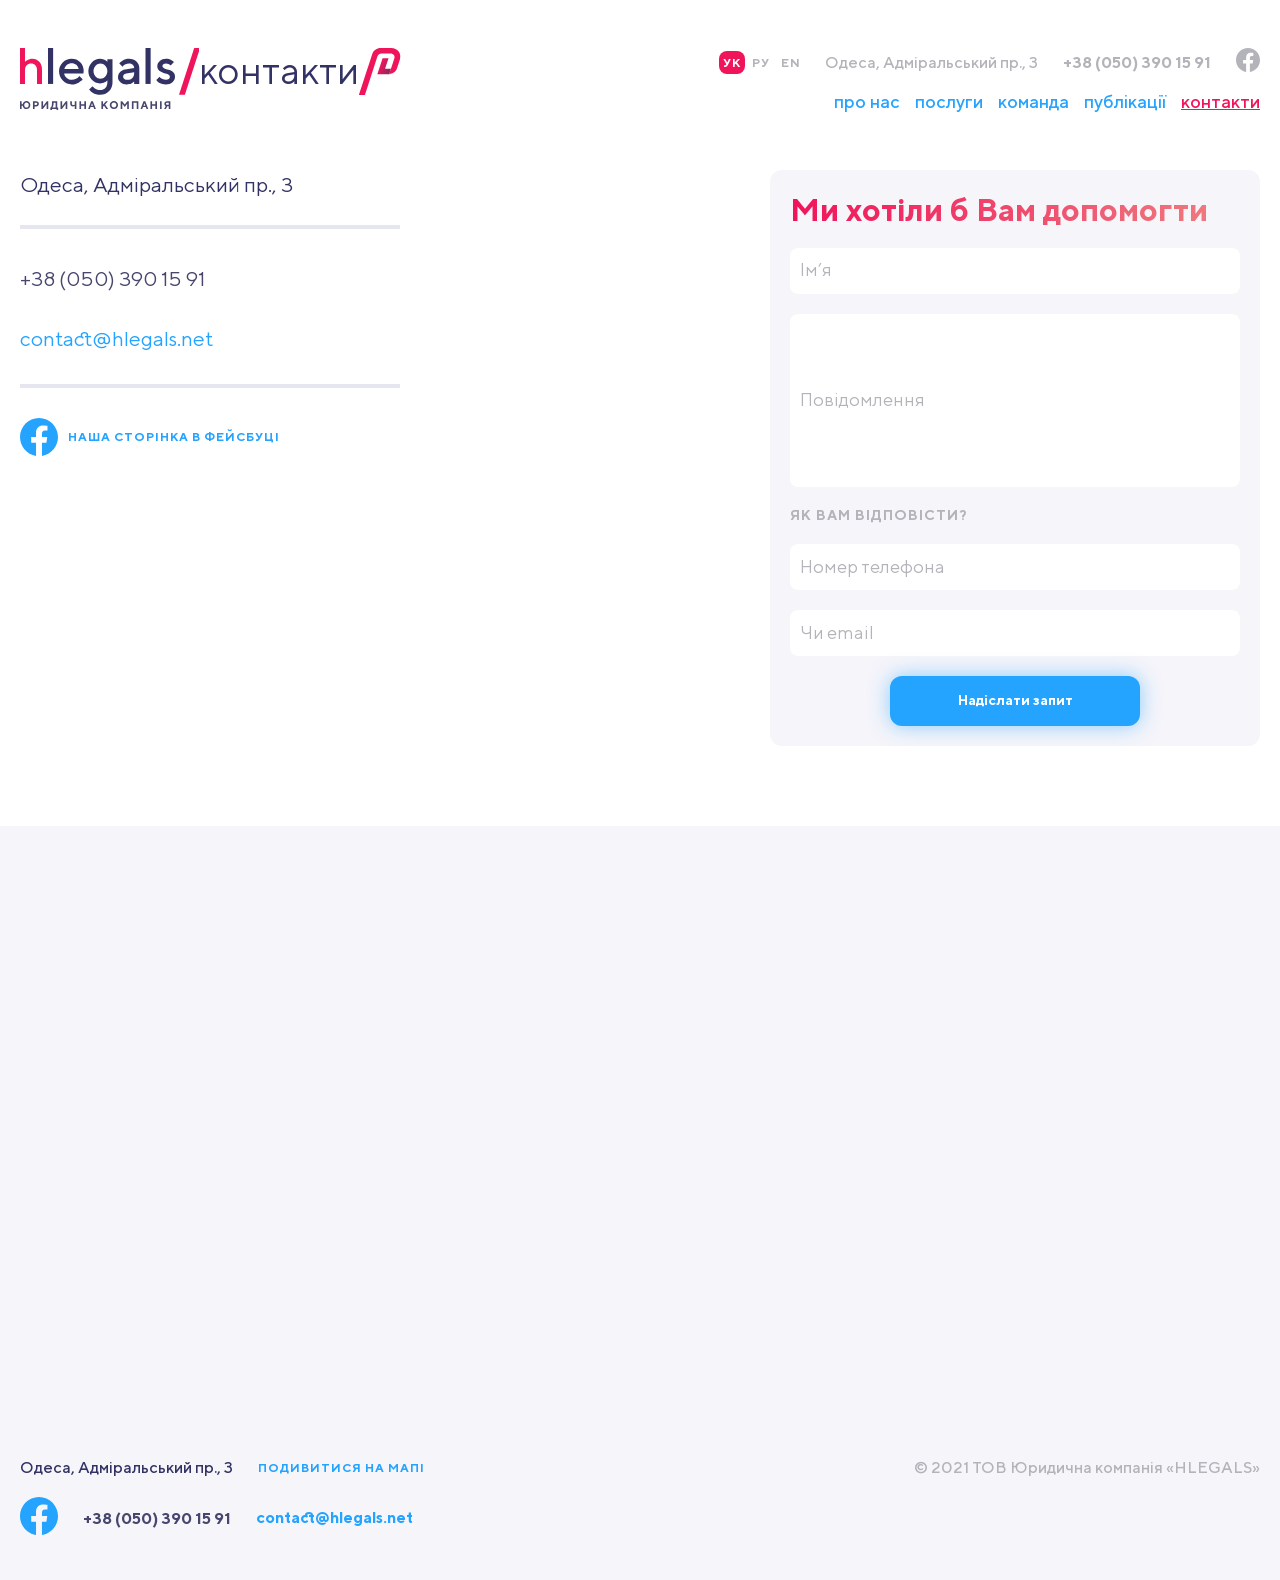
<file: contacts.html>
<!DOCTYPE html>
<html lang="zxx">

<head>
  <meta charset="UTF-8">
  <meta name="viewport" content="width=device-width, initial-scale=1.0">
  <meta http-equiv="X-UA-Compatible" content="ie=edge">
  <title>Hlegals servises</title>
  <link rel="stylesheet" href="assets/css/style.css">
  <link rel="shortcut icon" type="image/png" href="assets/img/favicon.svg">
</head>

<body>

  <header class="header header--second">
    <div class="container">
      <div class="header__grid header__grid--alt">
        <div class="header__logo header__logo--secondary">
          <a class="header__logo-link" href="index.html">
            <img class="header__logo-img" src="assets/img/logo-header-second.svg" alt="header__logo-img">
          </a>
          <span class="header__logo-title header__logo-title--alt">контакти</span>
        </div>

        <nav class="header__actions actions">
          <div class="actions__lang">
            <a class="actions__lang-link actions__lang-link--active" href="#">УК</a>
            <a class="actions__lang-link actions__lang-link--alt" href="#">РУ</a>
            <a class="actions__lang-link actions__lang-link--alt" href="#">EN</a>
          </div>

          <address class="actions__address">
            <a class="actions__address-link actions__address-link--alt"
              href="https://www.google.com/maps?q=%D0%9E%D0%B4%D0%B5%D1%81%D0%B0,+%D0%90%D0%B4%D0%BC%D1%96%D1%80%D0%B0%D0%BB%D1%8C%D1%81%D1%8C%D0%BA%D0%B8%D0%B9+%D0%BF%D1%80.,+3&um=1&ie=UTF-8&sa=X&ved=2ahUKEwiUn9HohcD7AhVwQ0EAHQjmD-EQ_AUoAXoECAIQAw"
              target="_blank">Одеса,
              Адміральський пр., 3</a>
          </address>

          <div class="actions__phone">
            <a class="actions__phone-link actions__phone-link--alt" href="tel:+380503901591">+38 (050) 390 15 91</a>
          </div>

          <div class="actions__social">
            <a class="actions__social-link actions__social-link--alt" href="#">
              <svg width="24" height="24" viewBox="0 0 24 24" fill="none" xmlns="http://www.w3.org/2000/svg">
                <g clip-path="url(#clip0_40508_1544)">
                  <path class="actions__social-img" d=" M24 12.0733C24 5.40541 18.6274 0 12 0C5.37258 0 0 5.40541 0 12.0733C0 18.0995 4.38823 23.0943
                    10.125 24V15.5633H7.07813V12.0733H10.125V9.41343C10.125 6.38755 11.9165 4.71615 14.6576
                    4.71615C15.9705 4.71615 17.3438 4.95195 17.3438 4.95195V7.92313H15.8306C14.3399 7.92313 13.875
                    8.85379 13.875 9.80857V12.0733H17.2031L16.6711 15.5633H13.875V24C19.6118 23.0943 24 18.0995 24
                    12.0733Z" fill="#B3B3BA" />
                </g>
                <defs>
                  <clipPath id="clip0_40508_1544">
                    <rect width="24" height="24" fill="white" />
                  </clipPath>
                </defs>
              </svg>

            </a>
          </div>
        </nav>

        <nav class="header__navbar-menu navbar">
          <div class="navbar__burger">
            <span class="navbar__burger-row"></span>
            <span class="navbar__burger-row"></span>
            <span class="navbar__burger-row"></span>
          </div>

          <ul class="navbar__list navbar__list--secondary">
            <li class="navbar__item"><a class="navbar__link navbar__link--alt" href="about.html">про
                нас</a></li>
            <li class="navbar__item"><a class="navbar__link navbar__link--alt" href="servise.html">послуги</a></li>
            <li class="navbar__item"><a class="navbar__link navbar__link--alt" href="team.html">команда</a></li>
            <li class="navbar__item"><a class="navbar__link navbar__link--alt" href="publication.html">публікації</a>
            </li>
            <li class="navbar__item"><a class="navbar__link navbar__link--alt navbar__link--accent-alt"
                href="#">контакти</a></li>
          </ul>
        </nav>
      </div>

    </div>
  </header>

  <main class="main">

    <section class="contacts">
      <div class="container">
        <div class="contacts__flex">
          <div class="contacts__info">
            <p class="contacts__adress">Одеса, Адміральський пр., 3</p>
            <div class="contacts__phone">
              <a class="contacts__phone-link phone-link" href="tel:+380503901591">+38 (050) 390 15 91</a>
            </div>
            <div class="contacts__email">
              <a class="contacts__email-link email-link" href="mailto:contact@hlegals.net">contact@hlegals.net</a>
            </div>

            <div class="contacts__social">
              <a class="contacts__social-link" href="#">
                <svg width="38" height="38" viewBox="0 0 38 38" fill="none" xmlns="http://www.w3.org/2000/svg">
                  <g clip-path="url(#clip0_40086_1484)">
                    <path class="contacts__social-img"
                      d="M38 19.1161C38 8.55857 29.4934 0 19 0C8.50658 0 0 8.55857 0 19.1161C0 28.6575 6.94803 36.5659 16.0312 38V24.6419H11.207V19.1161H16.0312V14.9046C16.0312 10.1136 18.8678 7.46723 23.2078 7.46723C25.2866 7.46723 27.4609 7.84059 27.4609 7.84059V12.545H25.0651C22.7048 12.545 21.9688 14.0185 21.9688 15.5302V19.1161H27.2383L26.3959 24.6419H21.9688V38C31.052 36.5659 38 28.6575 38 19.1161Z"
                      fill="#24A3FF" />
                  </g>
                  <defs>
                    <clipPath id="clip0_40086_1484">
                      <rect width="38" height="38" fill="white" />
                    </clipPath>
                  </defs>
                </svg>
                <span>Наша сторінка в фейсбуці</span>
              </a>
              <!-- <a class="contacts__social-link" href="">Наша сторінка в фейсбуці</a> -->
            </div>
          </div>

          <form class="contacts__form form" action="https://tests.fomenko.top/echo/index.php" method="post">
            <h2 class="form__title">Ми хотіли б Вам допомогти</h2>

            <input class="form__name" type="text" name="name" id="" placeholder="Iм’я" required>
            <input class="form__text" type="text" name="message" id="" placeholder="Повідомлення" required>
            <p class="form__title-text">Як вам відповісти?</p>
            <input class="form__tel" type="number" name="tel" id="" placeholder="Номер телефона" required>
            <input class="form__email" type="email" name="email" id="" placeholder="Чи email" required
              pattern="^[a-zA-Z0-9._%+-]+@[a-z0-9.-]+\.[a-z]{2,4}$">


            <input class="form__buttom buttom" type="submit" value="Надіслати запит">
          </form>
        </div>
      </div>
    </section>

    <div class="contacts__map-box">
      <iframe class="contacts__map"
        src="https://www.google.com/maps/embed?pb=!1m18!1m12!1m3!1d20820.370587089044!2d30.738505510991104!3d46.43711404253577!2m3!1f0!2f0!3f0!3m2!1i1024!2i768!4f13.1!3m3!1m2!1s0x40c63396894457b7%3A0x7f6c5236cbcb70c8!2z0JDQtNC80LjRgNCw0LvRjNGB0LrQuNC5INC_0YDQvtGB0L8uLCAzLCDQntC00LXRgdGB0LAsINCe0LTQtdGB0YHQutCw0Y8g0L7QsdC70LDRgdGC0YwsINCj0LrRgNCw0LjQvdCwLCA2NTAwMA!5e0!3m2!1sru!2suk!4v1669768772786!5m2!1sru!2suk"
        style="border:0;" allowfullscreen="" loading="lazy" referrerpolicy="no-referrer-when-downgrade"
        frameborder></iframe>
    </div>

  </main>

  <footer class="footer">
    <div class="container footer__container footer__container--alt">
      <div class="footer__contacts-wrap">
        <address class="footer__contacts">
          <p class="footer__adress"><span class="footer__adress-title">Одеса</span>, Адміральський пр., 3</p>
          <a class="footer__adress-link adress-link"
            href="https://www.google.com/maps?q=%D0%9E%D0%B4%D0%B5%D1%81%D0%B0,+%D0%90%D0%B4%D0%BC%D1%96%D1%80%D0%B0%D0%BB%D1%8C%D1%81%D1%8C%D0%BA%D0%B8%D0%B9+%D0%BF%D1%80.,+3&um=1&ie=UTF-8&sa=X&ved=2ahUKEwiUn9HohcD7AhVwQ0EAHQjmD-EQ_AUoAXoECAIQAw"
            target="_blank">Подивитися
            на мапі</a>
        </address>

        <div class="footer__contacts-second">
          <div class="footer__social">
            <a class="footer__social-link" href="#">
              <svg width="38" height="38" viewBox="0 0 38 38" fill="none" xmlns="http://www.w3.org/2000/svg">
                <g clip-path="url(#clip0_40086_1484)">
                  <path class="footer__social-img social-img"
                    d="M38 19.1161C38 8.55857 29.4934 0 19 0C8.50658 0 0 8.55857 0 19.1161C0 28.6575 6.94803 36.5659 16.0312 38V24.6419H11.207V19.1161H16.0312V14.9046C16.0312 10.1136 18.8678 7.46723 23.2078 7.46723C25.2866 7.46723 27.4609 7.84059 27.4609 7.84059V12.545H25.0651C22.7048 12.545 21.9688 14.0185 21.9688 15.5302V19.1161H27.2383L26.3959 24.6419H21.9688V38C31.052 36.5659 38 28.6575 38 19.1161Z"
                    fill="#24A3FF" />
                </g>
                <defs>
                  <clipPath id="clip0_40086_1484">
                    <rect width="38" height="38" fill="white" />
                  </clipPath>
                </defs>
              </svg>
            </a>
          </div>
          <div class="footer__phone">
            <a class="footer__phone-link phone-link" href="tel:+380503901591">+38 (050) 390 15 91</a>
          </div>
          <div class="footer__email">
            <a class="footer__email-link email-link" href="mailto:contact@hlegals.net">contact@hlegals.net</a>
          </div>
        </div>
      </div>

      <p class="footer__copyright">© 2021 ТОВ Юридична компанія «HLEGALS»</p>
    </div>
  </footer>

  <script src="https://ajax.googleapis.com/ajax/libs/jquery/3.6.1/jquery.min.js"></script>
  <script src="assets/js/main-alt.js"></script>

</body>

</html>
</file>
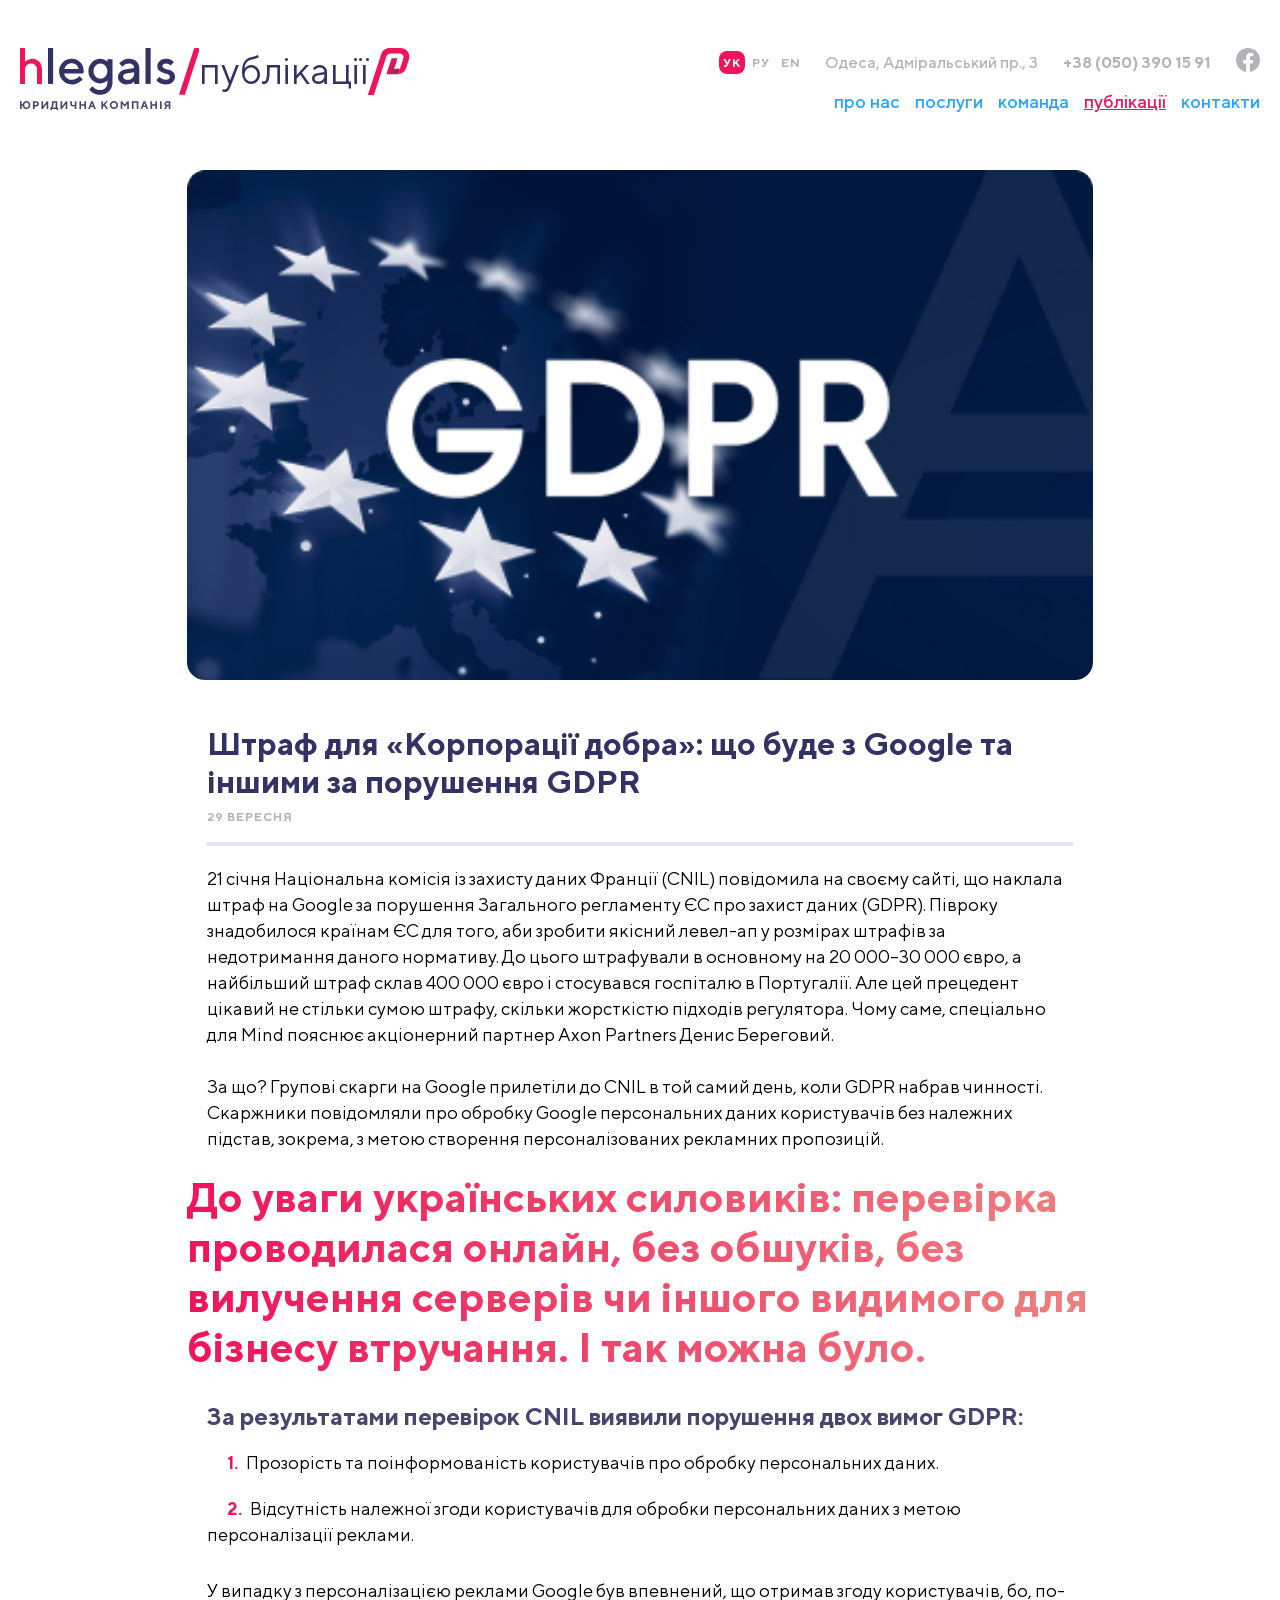
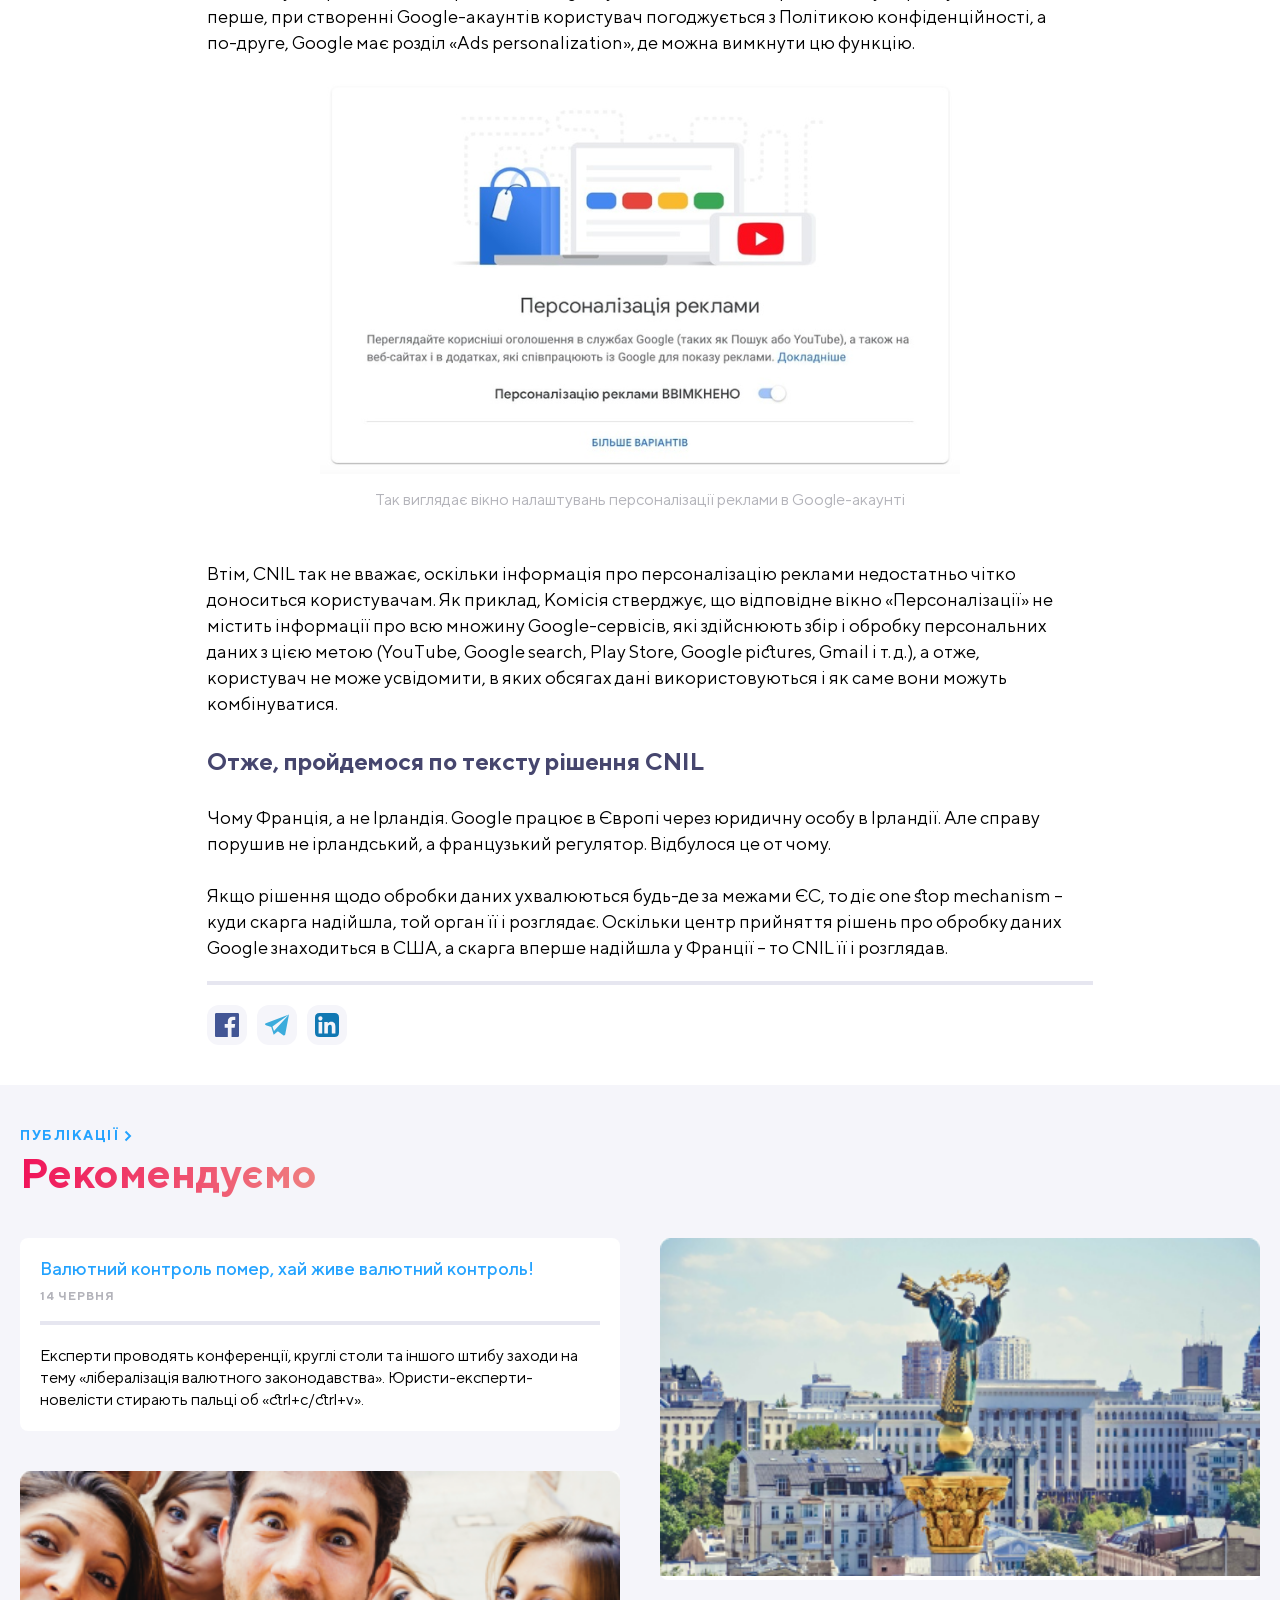
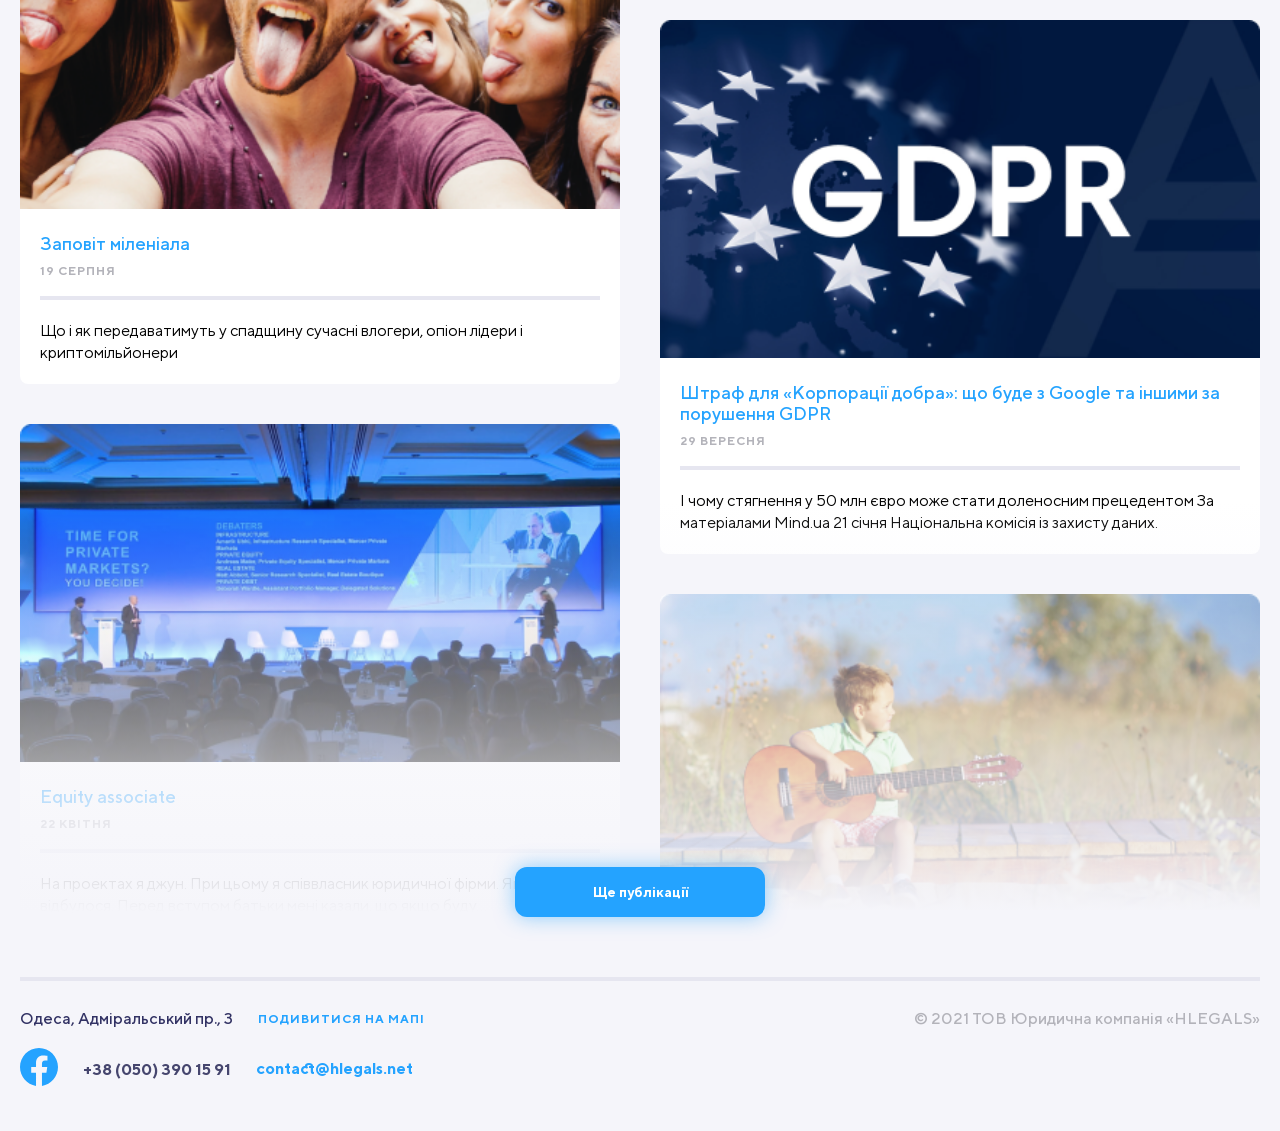
<file: publication-item.html>
<!DOCTYPE html>
<html lang="zxx">

<head>
  <meta charset="UTF-8">
  <meta name="viewport" content="width=device-width, initial-scale=1.0">
  <meta http-equiv="X-UA-Compatible" content="ie=edge">
  <title>Hlegals servises</title>
  <link rel="stylesheet" href="assets/css/style.css">
  <link rel="shortcut icon" type="image/png" href="assets/img/favicon.svg">
</head>

<body>

  <header class="header header--second">
    <div class="container">
      <div class="header__grid header__grid--alt">
        <div class="header__logo header__logo--secondary">
          <a class="header__logo-link" href="index.html">
            <img class="header__logo-img" src="assets/img/logo-header-second.svg" alt="header__logo-img">
          </a>
          <span class="header__logo-title header__logo-title--alt">публікації</span>
        </div>

        <nav class="header__actions actions">
          <div class="actions__lang">
            <a class="actions__lang-link actions__lang-link--active" href="#">УК</a>
            <a class="actions__lang-link actions__lang-link--alt" href="#">РУ</a>
            <a class="actions__lang-link actions__lang-link--alt" href="#">EN</a>
          </div>

          <address class="actions__address">
            <a class="actions__address-link actions__address-link--alt"
              href="https://www.google.com/maps?q=%D0%9E%D0%B4%D0%B5%D1%81%D0%B0,+%D0%90%D0%B4%D0%BC%D1%96%D1%80%D0%B0%D0%BB%D1%8C%D1%81%D1%8C%D0%BA%D0%B8%D0%B9+%D0%BF%D1%80.,+3&um=1&ie=UTF-8&sa=X&ved=2ahUKEwiUn9HohcD7AhVwQ0EAHQjmD-EQ_AUoAXoECAIQAw"
              target="_blank">Одеса,
              Адміральський пр., 3</a>
          </address>

          <div class="actions__phone">
            <a class="actions__phone-link actions__phone-link--alt" href="tel:+380503901591">+38 (050) 390 15 91</a>
          </div>

          <div class="actions__social">
            <a class="actions__social-link actions__social-link--alt" href="#">
              <svg width="24" height="24" viewBox="0 0 24 24" fill="none" xmlns="http://www.w3.org/2000/svg">
                <g clip-path="url(#clip0_40508_1544)">
                  <path class="actions__social-img" d=" M24 12.0733C24 5.40541 18.6274 0 12 0C5.37258 0 0 5.40541 0 12.0733C0 18.0995 4.38823 23.0943
                    10.125 24V15.5633H7.07813V12.0733H10.125V9.41343C10.125 6.38755 11.9165 4.71615 14.6576
                    4.71615C15.9705 4.71615 17.3438 4.95195 17.3438 4.95195V7.92313H15.8306C14.3399 7.92313 13.875
                    8.85379 13.875 9.80857V12.0733H17.2031L16.6711 15.5633H13.875V24C19.6118 23.0943 24 18.0995 24
                    12.0733Z" fill="#B3B3BA" />
                </g>
                <defs>
                  <clipPath id="clip0_40508_1544">
                    <rect width="24" height="24" fill="white" />
                  </clipPath>
                </defs>
              </svg>

            </a>
          </div>
        </nav>

        <nav class="header__navbar-menu navbar">
          <div class="navbar__burger">
            <span class="navbar__burger-row"></span>
            <span class="navbar__burger-row"></span>
            <span class="navbar__burger-row"></span>
          </div>

          <ul class="navbar__list navbar__list--secondary">
            <li class="navbar__item"><a class="navbar__link navbar__link--alt" href="about.html">про нас</a></li>
            <li class="navbar__item"><a class="navbar__link navbar__link--alt" href="servise.html">послуги</a></li>
            <li class="navbar__item"><a class="navbar__link navbar__link--alt" href="team.html">команда</a></li>
            <li class="navbar__item"><a class="navbar__link navbar__link--alt navbar__link--accent-alt"
                href="publication.html">публікації</a></li>
            <li class="navbar__item"><a class="navbar__link navbar__link--alt" href="contacts.html">контакти</a></li>
          </ul>
        </nav>
      </div>

    </div>
  </header>

  <main class="main">

    <section>
      <div class="container-sm">
        <article class="publication-item">
          <img class="publication-item__img publication-item__img--alt" src="assets/img/publication-4.png"
            alt="publication-4">
          <h3 class="publication-item__title publication-item__title--alt">Штраф
            для «Корпорації
            добра»: що буде з Google та іншими за порушення
            GDPR</h3>
          <time datetime="2022-09-29 19:00" class="publication-item__date publication-item__date--alt">29 вересня</time>
          <p class="publication-item__desription publication-item__desription--alt">21 січня Національна комісія із
            захисту даних Франції (СNIL)
            повідомила на своєму сайті, що наклала штраф на Google за порушення Загального регламенту ЄС про захист
            даних (GDPR). Півроку знадобилося країнам ЄС для того, аби зробити якісний левел-ап у розмірах штрафів за
            недотримання даного нормативу. До цього штрафували в основному на 20 000–30 000 євро, а найбільший штраф
            склав 400 000 євро і стосувався госпіталю в Португалії. Але цей прецедент цікавий не стільки сумою штрафу,
            скільки жорсткістю підходів регулятора. Чому саме, спеціально для Mind пояснює акціонерний партнер Axon
            Partners Денис Береговий. <br><br>
            За що? Групові скарги на Google прилетіли до СNIL в той самий день, коли GDPR набрав чинності. Скаржники
            повідомляли про обробку Google персональних даних користувачів без належних підстав, зокрема, з метою
            створення персоналізованих рекламних пропозицій.</p>

          <h2 class="publication-item__title-gen">До уваги українських силовиків: перевірка проводилася онлайн, без
            обшуків, без вилучення серверів
            чи
            іншого видимого для бізнесу втручання. І так можна було.</h2>
          <h4 class="publication-item__title-sec">За результатами перевірок СNIL виявили порушення двох вимог GDPR:</h4>
          <!-- <ol class="publication-item__list"> -->
          <p class="publication-item__desription publication-item__desription--alt publication-item__desription--list">
            <span>1.</span> Прозорість та
            поінформованість
            користувачів про обробку
            персональних даних.
          </p>
          <p class="publication-item__desription publication-item__desription--alt publication-item__desription--list">
            <span>2.</span> Відсутність належної
            згоди
            користувачів для обробки персональних
            даних з метою персоналізації реклами.
          </p>
          <!-- </ol> -->

          <p class="publication-item__desription publication-item__desription--alt">У випадку з персоналізацією реклами
            Google був впевнений, що отримав
            згоду користувачів, бо, по-перше, при
            створенні Google-aкаунтів користувач погоджується з Політикою конфіденційності, а по-друге, Google має
            розділ «Ads personalization», де можна вимкнути цю функцію.</p>

          <img class="publication-item__img publication-item__img--sec" src="assets/img/publication-item-1.png"
            alt="publication-item-1">
          <p class="publication-item__desription-footer">Так виглядає вікно налаштувань
            персоналізації реклами в Google-акаунті
          </p>
          <p class="publication-item__desription publication-item__desription--alt">Втім, CNIL так не вважає, оскільки
            інформація про персоналізацію
            реклами недостатньо чітко доноситься
            користувачам. Як приклад, Комісія стверджує, що відповідне вікно «Персоналізації» не містить інформації про
            всю множину Google-сервісів, які здійснюють збір і обробку персональних даних з цією метою (YouТube, Google
            search, Play Store, Google pictures, Gmail і т. д.), а отже, користувач не може усвідомити, в яких обсягах
            дані використовуються і як саме вони можуть комбінуватися.</p>
          <h4 class="publication-item__title-sec">Отже, пройдемося по тексту рішення СNIL</h4>
          <p class="publication-item__desription publication-item__desription--alt">Чому Франція, а не Ірландія. Google
            працює в Європі через юридичну
            особу в Ірландії. Але справу порушив не
            ірландський, а французький регулятор. Відбулося це от чому. <br><br>
            Якщо рішення щодо обробки даних ухвалюються будь-де за межами ЄС, то діє one stop mechanism – куди скарга
            надійшла, той орган її і розглядає. Оскільки центр прийняття рішень про обробку даних Google знаходиться в
            США, а скарга вперше надійшла у Франції – то CNIL її і розглядав.</p>

          <div class="publication-item__actions">
            <a class="publication-item__social-link" href=""><img class="publication-item__social-img"
                src="assets/img/publication-social-facebook.svg" alt="social-facebook"></a>
            <a class="publication-item__social-link" href=""><img class="publication-item__social-img"
                src="assets/img/publication-social-telegram.svg" alt="social-telegram"></a>
            <a class="publication-item__social-link" href=""><img class="publication-item__social-img"
                src="assets/img/publication-social-linkindin.svg" alt="social-linkindin"></a>
          </div>


        </article>
      </div>
    </section>

    <section class="publication">
      <div class="container">
        <strong>
          <a class="publication__link section-link section-link--alt" href="publication.html">Публікації</a>
        </strong>
        <h2 class="publication__title"><span>Рекомендуємо</span></h2>

        <div class="publication__wrap">
          <article class="publication-item">
            <h3 class="publication-item__title"><a class="publication-item__title-link"
                href="publication-item.html">Валютний контроль
                помер,
                хай живе валютний контроль!</a></h3>
            <time datetime="2022-06-14 16:00" class="publication-item__date">14 червня</time>
            <p class="publication-item__desription">Експерти проводять конференції, круглі столи та іншого штибу заходи
              на тему «лібералізація валютного законодавства». Юристи-експерти-новелісти стирають пальці об
              «ctrl+c/ctrl+v».</p>
          </article>

          <article class="publication-item">
            <a href="publication-item.html">
              <img class="publication-item__img" src="assets/img/publication-1.png" alt="publication-1">
            </a>
            <h3 class="publication-item__title"><a class="publication-item__title-link"
                href="publication-item.html">Заповiт мiленiала</a>
            </h3>
            <time datetime="2022-08-19 17:00" class="publication-item__date">19 серпня</time>
            <p class="publication-item__desription">Що i як передаватимуть у спадщину сучаснi влогери, опiон лiдери i
              криптомiльйонери
            </p>
          </article>

          <article class="publication-item">
            <a href="publication-item.html">
              <img class="publication-item__img" src="assets/img/publication-2.png" alt="publication-2">
            </a>
            <h3 class="publication-item__title"><a class="publication-item__title-link"
                href="publication-item.html">Equity associate</a>
            </h3>
            <time datetime="2022-04-22 18:00" class="publication-item__date">22 квітня</time>
            <p class="publication-item__desription">На проектах я джун. При цьому я співвласник юридичної фірми. Як це
              відбулося. Перед вступом батьки мені казали, що якщо буду…</p>
          </article>

          <article class="publication-item">
            <a href="publication-item.html">
              <img class="publication-item__img" src="assets/img/publication-3.png" alt="publication-3">
            </a>
            <h3 class="visually-hidden">State</h3>
          </article>

          <article class="publication-item">
            <a href="publication-item.html">
              <img class="publication-item__img" src="assets/img/publication-4.png" alt="publication-4">
            </a>
            <h3 class="publication-item__title"><a class="publication-item__title-link"
                href="publication-item.html">Штраф для «Корпорації
                добра»: що буде з Google та іншими за порушення
                GDPR</a></h3>
            <time datetime="2022-09-29 19:00" class="publication-item__date">29 вересня</time>
            <p class="publication-item__desription">І чому стягнення у 50 млн євро може стати доленосним прецедентом За
              матеріалами Mind.ua 21 січня Національна комісія із захисту даних.</p>
          </article>

          <article class="publication-item">
            <a href="publication-item.html">
              <img class="publication-item__img" src="assets/img/publication-5.png" alt="publication-5">
            </a>
            <h3 class="visually-hidden">Kids</h3>
          </article>
        </div>

        <button class="publication__buttom buttom">Ще публікації</button>

      </div>
    </section>

  </main>

  <footer class="footer">
    <div class="container footer__container">
      <div class="footer__contacts-wrap">
        <address class="footer__contacts">
          <p class="footer__adress"><span class="footer__adress-title">Одеса</span>, Адміральський пр., 3</p>
          <a class="footer__adress-link adress-link"
            href="https://www.google.com/maps?q=%D0%9E%D0%B4%D0%B5%D1%81%D0%B0,+%D0%90%D0%B4%D0%BC%D1%96%D1%80%D0%B0%D0%BB%D1%8C%D1%81%D1%8C%D0%BA%D0%B8%D0%B9+%D0%BF%D1%80.,+3&um=1&ie=UTF-8&sa=X&ved=2ahUKEwiUn9HohcD7AhVwQ0EAHQjmD-EQ_AUoAXoECAIQAw"
            target="_blank">Подивитися
            на мапі</a>
        </address>

        <div class="footer__contacts-second">
          <div class="footer__social">
            <a class="footer__social-link" href="#">
              <svg width="38" height="38" viewBox="0 0 38 38" fill="none" xmlns="http://www.w3.org/2000/svg">
                <g clip-path="url(#clip0_40086_1484)">
                  <path class="footer__social-img"
                    d="M38 19.1161C38 8.55857 29.4934 0 19 0C8.50658 0 0 8.55857 0 19.1161C0 28.6575 6.94803 36.5659 16.0312 38V24.6419H11.207V19.1161H16.0312V14.9046C16.0312 10.1136 18.8678 7.46723 23.2078 7.46723C25.2866 7.46723 27.4609 7.84059 27.4609 7.84059V12.545H25.0651C22.7048 12.545 21.9688 14.0185 21.9688 15.5302V19.1161H27.2383L26.3959 24.6419H21.9688V38C31.052 36.5659 38 28.6575 38 19.1161Z"
                    fill="#24A3FF" />
                </g>
                <defs>
                  <clipPath id="clip0_40086_1484">
                    <rect width="38" height="38" fill="white" />
                  </clipPath>
                </defs>
              </svg>
            </a>
          </div>
          <div class="footer__phone">
            <a class="footer__phone-link phone-link" href="tel:+380503901591">+38 (050) 390 15 91</a>
          </div>
          <div class="footer__email">
            <a class="footer__email-link email-link" href="mailto:contact@hlegals.net">contact@hlegals.net</a>
          </div>
        </div>
      </div>

      <p class="footer__copyright">© 2021 ТОВ Юридична компанія «HLEGALS»</p>
    </div>
  </footer>

  <script src="https://ajax.googleapis.com/ajax/libs/jquery/3.6.1/jquery.min.js"></script>
  <script src="assets/js/main-alt.js"></script>

</body>

</html>
</file>
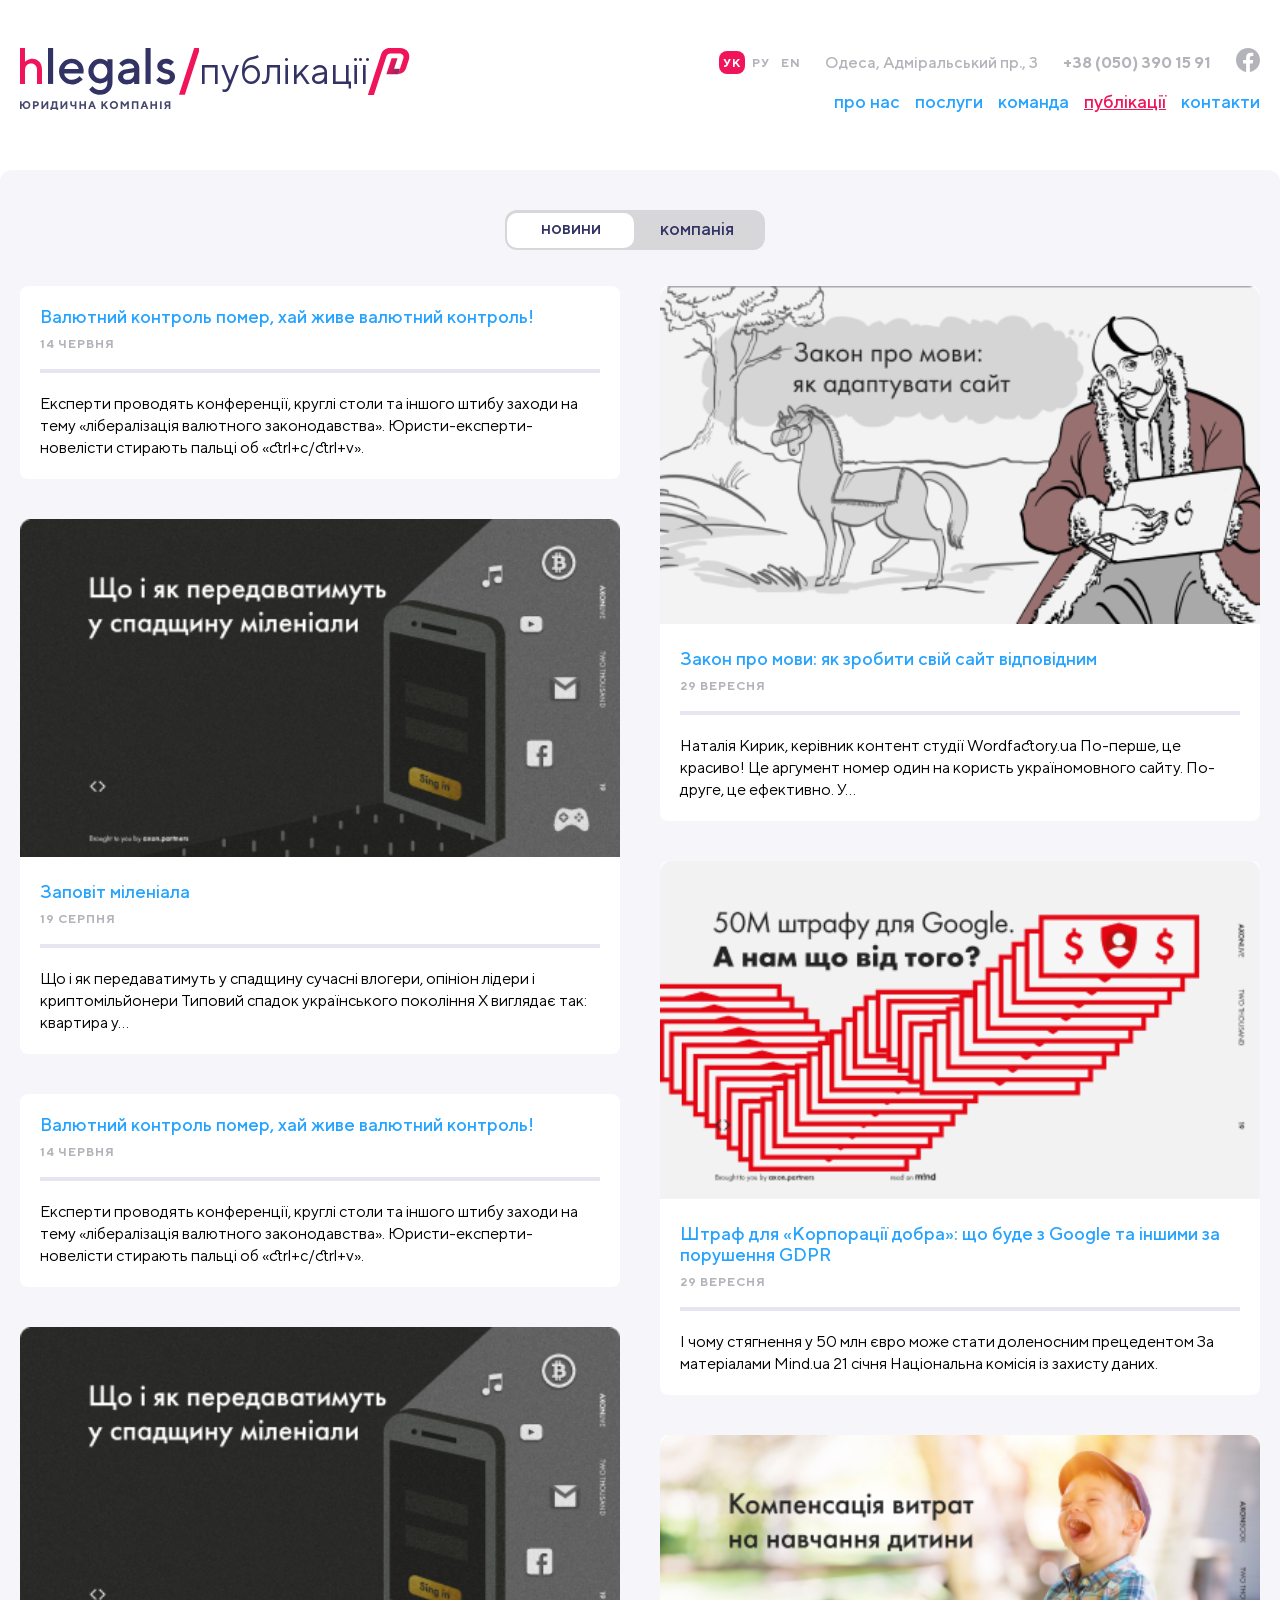
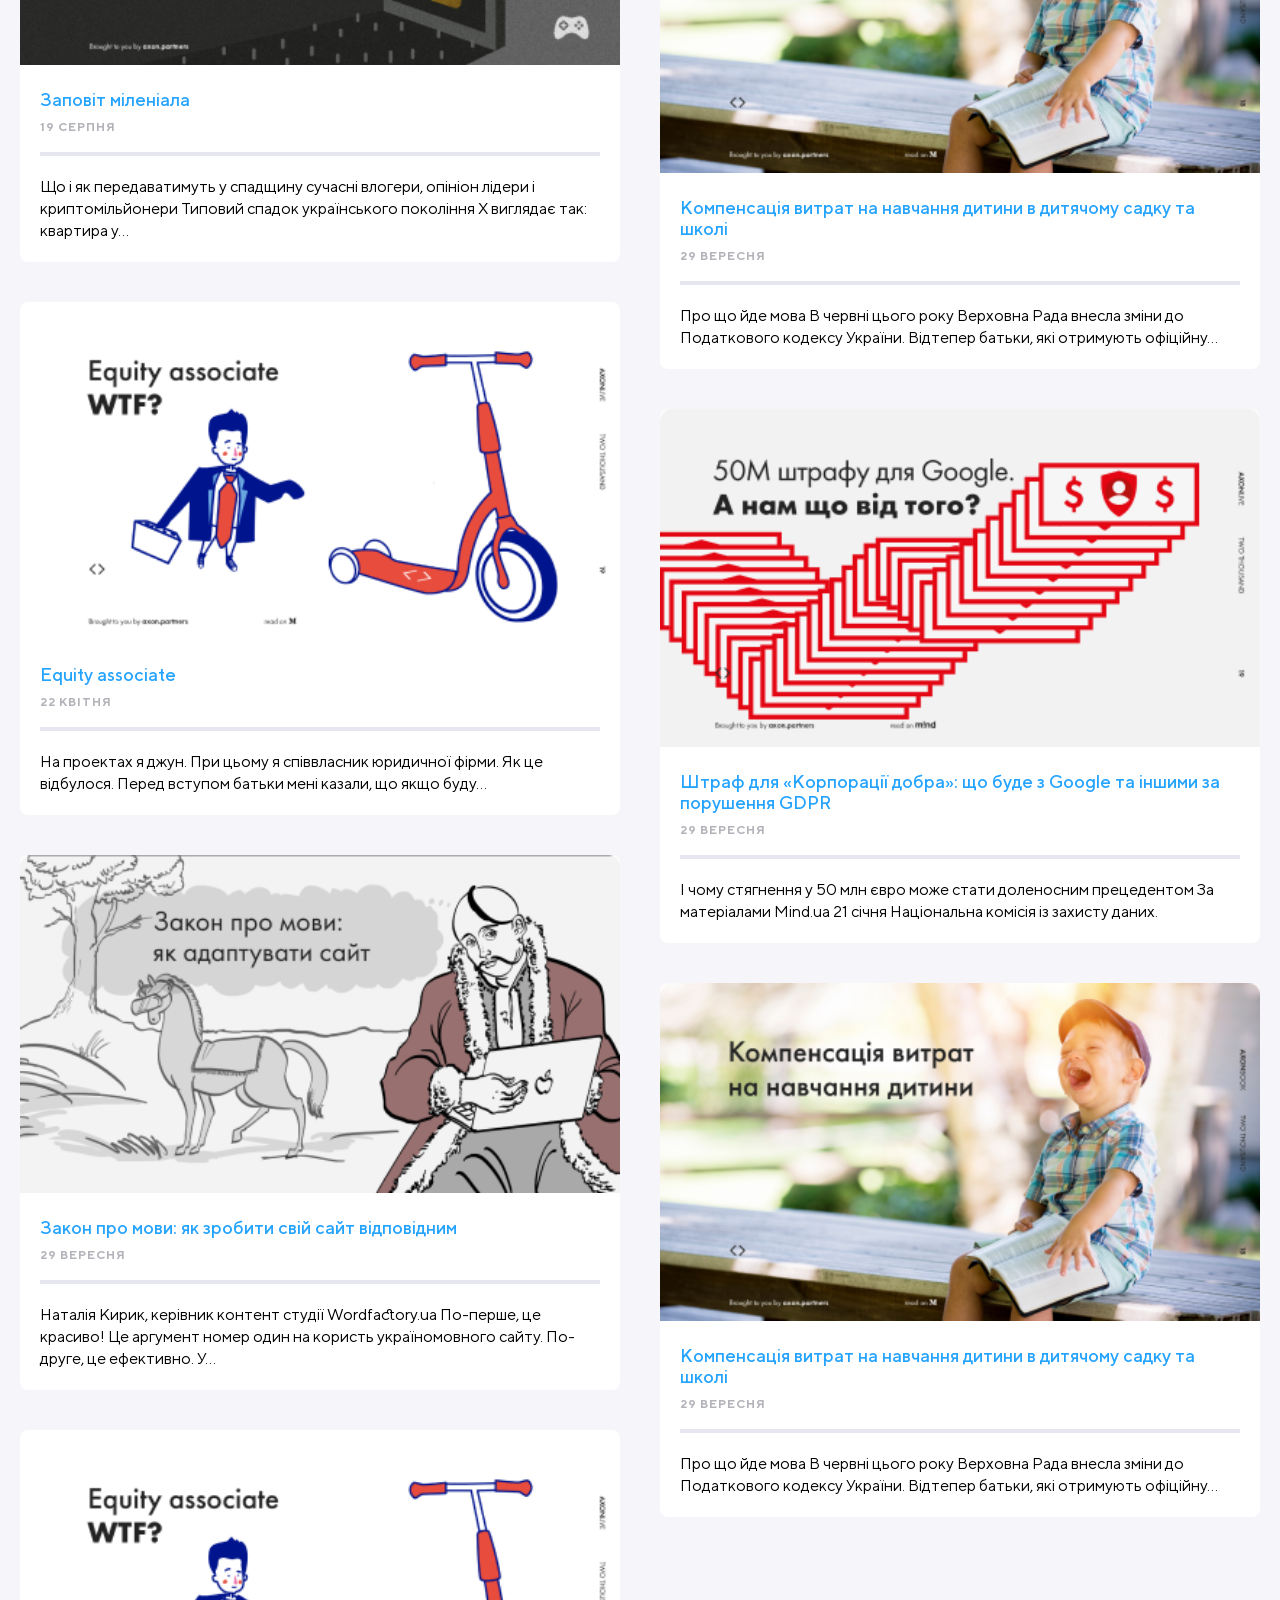
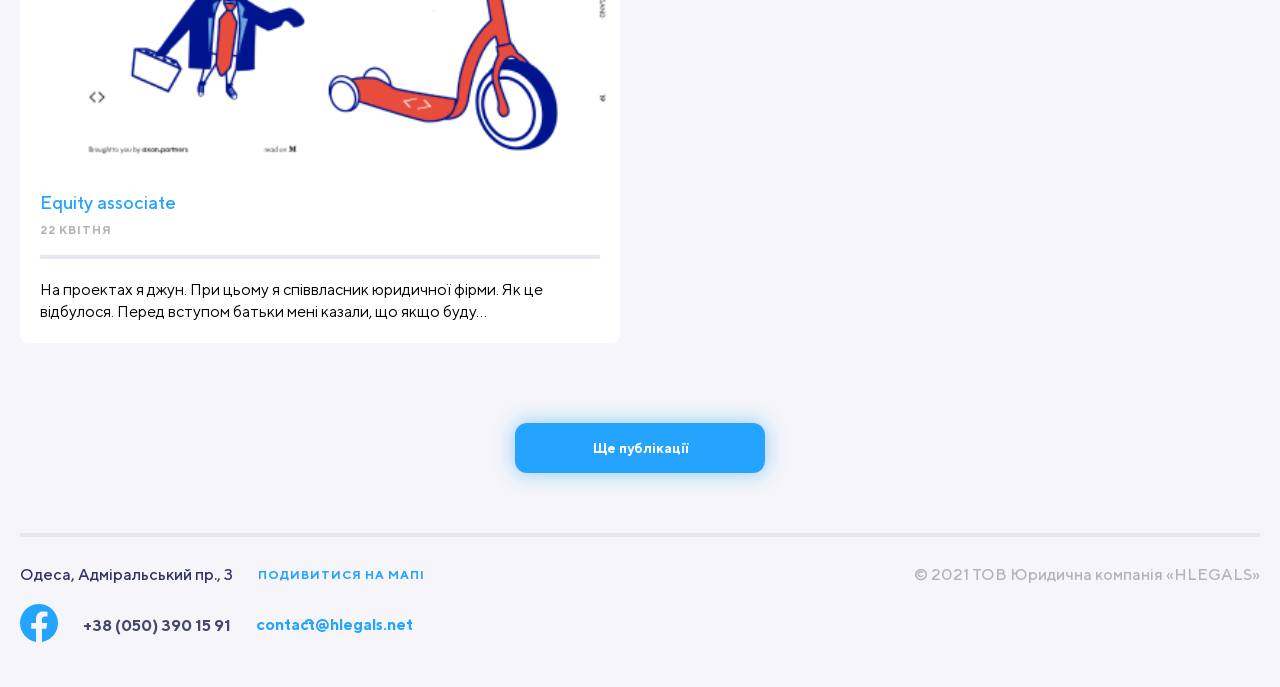
<file: publication.html>
<!DOCTYPE html>
<html lang="zxx">

<head>
  <meta charset="UTF-8">
  <meta name="viewport" content="width=device-width, initial-scale=1.0">
  <meta http-equiv="X-UA-Compatible" content="ie=edge">
  <title>Hlegals servises</title>
  <link rel="stylesheet" href="assets/css/style.css">
  <link rel="shortcut icon" type="image/png" href="assets/img/favicon.svg">
</head>

<body>

  <header class="header header--second">
    <div class="container">
      <div class="header__grid header__grid--alt">
        <div class="header__logo header__logo--secondary">
          <a class="header__logo-link" href="index.html">
            <img class="header__logo-img" src="assets/img/logo-header-second.svg" alt="header__logo-img">
          </a>
          <span class="header__logo-title header__logo-title--alt">публікації</span>
        </div>

        <nav class="header__actions actions">
          <div class="actions__lang">
            <a class="actions__lang-link actions__lang-link--active" href="#">УК</a>
            <a class="actions__lang-link actions__lang-link--alt" href="#">РУ</a>
            <a class="actions__lang-link actions__lang-link--alt" href="#">EN</a>
          </div>

          <address class="actions__address">
            <a class="actions__address-link actions__address-link--alt"
              href="https://www.google.com/maps?q=%D0%9E%D0%B4%D0%B5%D1%81%D0%B0,+%D0%90%D0%B4%D0%BC%D1%96%D1%80%D0%B0%D0%BB%D1%8C%D1%81%D1%8C%D0%BA%D0%B8%D0%B9+%D0%BF%D1%80.,+3&um=1&ie=UTF-8&sa=X&ved=2ahUKEwiUn9HohcD7AhVwQ0EAHQjmD-EQ_AUoAXoECAIQAw"
              target="_blank">Одеса,
              Адміральський пр., 3</a>
          </address>

          <div class="actions__phone">
            <a class="actions__phone-link actions__phone-link--alt" href="tel:+380503901591">+38 (050) 390 15 91</a>
          </div>

          <div class="actions__social">
            <a class="actions__social-link actions__social-link--alt" href="#">
              <svg width="24" height="24" viewBox="0 0 24 24" fill="none" xmlns="http://www.w3.org/2000/svg">
                <g clip-path="url(#clip0_40508_1544)">
                  <path class="actions__social-img" d=" M24 12.0733C24 5.40541 18.6274 0 12 0C5.37258 0 0 5.40541 0 12.0733C0 18.0995 4.38823 23.0943
                    10.125 24V15.5633H7.07813V12.0733H10.125V9.41343C10.125 6.38755 11.9165 4.71615 14.6576
                    4.71615C15.9705 4.71615 17.3438 4.95195 17.3438 4.95195V7.92313H15.8306C14.3399 7.92313 13.875
                    8.85379 13.875 9.80857V12.0733H17.2031L16.6711 15.5633H13.875V24C19.6118 23.0943 24 18.0995 24
                    12.0733Z" fill="#B3B3BA" />
                </g>
                <defs>
                  <clipPath id="clip0_40508_1544">
                    <rect width="24" height="24" fill="white" />
                  </clipPath>
                </defs>
              </svg>

            </a>
          </div>
        </nav>

        <nav class="header__navbar-menu navbar">
          <div class="navbar__burger">
            <span class="navbar__burger-row"></span>
            <span class="navbar__burger-row"></span>
            <span class="navbar__burger-row"></span>
          </div>

          <ul class="navbar__list navbar__list--secondary">
            <li class="navbar__item"><a class="navbar__link navbar__link--alt" href="about.html">про нас</a></li>
            <li class="navbar__item"><a class="navbar__link navbar__link--alt" href="servise.html">послуги</a></li>
            <li class="navbar__item"><a class="navbar__link navbar__link--alt" href="team.html">команда</a></li>
            <li class="navbar__item"><a class="navbar__link navbar__link--alt navbar__link--accent-alt"
                href="#">публікації</a></li>
            <li class="navbar__item"><a class="navbar__link navbar__link--alt" href="contacts.html">контакти</a></li>
          </ul>
        </nav>
      </div>

    </div>
  </header>

  <main class="main">
    <section class="publication publication--alt">
      <div class="container">
        <h2 class="visually-hidden"><span>Нам є що розповісти</span></h2>

        <label class="checkbox-box">
          <input type="checkbox">
          <span class="checkbox-box__switch" data-label-on="компанія" data-label-off="новини"></span>
        </label>

        <div class="publication__wrap">
          <article class="publication-item">
            <h3 class="publication-item__title"><a class="publication-item__title-link"
                href="publication-item.html">Валютний контроль
                помер,
                хай живе валютний контроль!</a></h3>
            <time datetime="2022-06-14 16:00" class="publication-item__date">14 червня</time>
            <p class="publication-item__desription">Експерти проводять конференції, круглі столи та іншого штибу заходи
              на тему «лібералізація валютного законодавства». Юристи-експерти-новелісти стирають пальці об
              «ctrl+c/ctrl+v».</p>
          </article>

          <article class="publication-item">
            <a href="publication-item.html">
              <img class="publication-item__img" src="assets/img/publication-6.png" alt="publication-6">
            </a>
            <h3 class="publication-item__title"><a class="publication-item__title-link"
                href="publication-item.html">Заповiт мiленiала</a>
            </h3>
            <time datetime="2022-08-19 17:00" class="publication-item__date">19 серпня</time>
            <p class="publication-item__desription">Що і як передаватимуть у спадщину сучасні влогери, опініон лідери і
              криптомільйонери Типовий спадок українського покоління Х виглядає так: квартира у…
            </p>
          </article>

          <article class="publication-item">
            <h3 class="publication-item__title"><a class="publication-item__title-link"
                href="publication-item.html">Валютний контроль
                помер,
                хай живе валютний контроль!</a></h3>
            <time datetime="2022-06-14 16:00" class="publication-item__date">14 червня</time>
            <p class="publication-item__desription">Експерти проводять конференції, круглі столи та іншого штибу заходи
              на тему «лібералізація валютного законодавства». Юристи-експерти-новелісти стирають пальці об
              «ctrl+c/ctrl+v».</p>
          </article>

          <article class="publication-item">
            <a href="publication-item.html">
              <img class="publication-item__img" src="assets/img/publication-6.png" alt="publication-6">
            </a>
            <h3 class="publication-item__title"><a class="publication-item__title-link"
                href="publication-item.html">Заповiт мiленiала</a>
            </h3>
            <time datetime="2022-08-19 17:00" class="publication-item__date">19 серпня</time>
            <p class="publication-item__desription">Що і як передаватимуть у спадщину сучасні влогери, опініон лідери і
              криптомільйонери Типовий спадок українського покоління Х виглядає так: квартира у…
            </p>
          </article>

          <article class="publication-item">
            <a href="publication-item.html">
              <img class="publication-item__img" src="assets/img/publication-7.png" alt="publication-7">
            </a>
            <h3 class="publication-item__title"><a class="publication-item__title-link"
                href="publication-item.html">Equity associate</a>
            </h3>
            <time datetime="2022-04-22 18:00" class="publication-item__date">22 квітня</time>
            <p class="publication-item__desription">На проектах я джун. При цьому я співвласник юридичної фірми. Як це
              відбулося. Перед вступом батьки мені казали, що якщо буду…</p>
          </article>

          <article class="publication-item">
            <a href="publication-item.html">
              <img class="publication-item__img" src="assets/img/publication-8.png" alt="publication-8">
            </a>
            <h3 class="publication-item__title"><a class="publication-item__title-link"
                href="publication-item.html">Закон про мови: як
                зробити свій сайт відповідним</a></h3>
            <time datetime="2022-09-29 19:00" class="publication-item__date">29 вересня</time>
            <p class="publication-item__desription">Наталія Кирик, керівник контент студії Wordfactory.ua По-перше, це
              красиво! Це аргумент номер один на користь україномовного сайту. По-друге, це ефективно. У…</p>
          </article>

          <article class="publication-item">
            <a href="publication-item.html">
              <img class="publication-item__img" src="assets/img/publication-7.png" alt="publication-7">
            </a>
            <h3 class="publication-item__title"><a class="publication-item__title-link"
                href="publication-item.html">Equity associate</a>
            </h3>
            <time datetime="2022-04-22 18:00" class="publication-item__date">22 квітня</time>
            <p class="publication-item__desription">На проектах я джун. При цьому я співвласник юридичної фірми. Як це
              відбулося. Перед вступом батьки мені казали, що якщо буду…</p>
          </article>

          <article class="publication-item">
            <a href="publication-item.html">
              <img class="publication-item__img" src="assets/img/publication-8.png" alt="publication-8">
            </a>
            <h3 class="publication-item__title"><a class="publication-item__title-link"
                href="publication-item.html">Закон про мови: як
                зробити свій сайт відповідним</a></h3>
            <time datetime="2022-09-29 19:00" class="publication-item__date">29 вересня</time>
            <p class="publication-item__desription">Наталія Кирик, керівник контент студії Wordfactory.ua По-перше, це
              красиво! Це аргумент номер один на користь україномовного сайту. По-друге, це ефективно. У…</p>
          </article>

          <article class="publication-item">
            <a href="publication-item.html">
              <img class="publication-item__img" src="assets/img/publication-9.png" alt="publication-9">
            </a>
            <h3 class="publication-item__title"><a class="publication-item__title-link"
                href="publication-item.html">Штраф для «Корпорації
                добра»: що буде з Google та іншими за порушення GDPR</a></h3>
            <time datetime="2022-09-29 19:00" class="publication-item__date">29 вересня</time>
            <p class="publication-item__desription">І чому стягнення у 50 млн євро може стати доленосним прецедентом За
              матеріалами Mind.ua 21 січня Національна комісія із захисту даних.</p>
          </article>

          <article class="publication-item">
            <a href="publication-item.html">
              <img class="publication-item__img" src="assets/img/publication-10.png" alt="publication-10">
            </a>
            <h3 class="publication-item__title"><a class="publication-item__title-link"
                href="publication-item.html">Компенсація витрат на
                навчання дитини в дитячому садку та школі</a></h3>
            <time datetime="2022-09-29 19:00" class="publication-item__date">29 вересня</time>
            <p class="publication-item__desription">Про що йде мова В червні цього року Верховна Рада внесла зміни до
              Податкового кодексу України. Відтепер батьки, які отримують офіційну…</p>
          </article>

          <article class="publication-item">
            <a href="publication-item.html">
              <img class="publication-item__img" src="assets/img/publication-9.png" alt="publication-9">
            </a>
            <h3 class="publication-item__title"><a class="publication-item__title-link"
                href="publication-item.html">Штраф для «Корпорації
                добра»: що буде з Google та іншими за порушення GDPR</a></h3>
            <time datetime="2022-09-29 19:00" class="publication-item__date">29 вересня</time>
            <p class="publication-item__desription">І чому стягнення у 50 млн євро може стати доленосним прецедентом За
              матеріалами Mind.ua 21 січня Національна комісія із захисту даних.</p>
          </article>

          <article class="publication-item">
            <a href="publication-item.html">
              <img class="publication-item__img" src="assets/img/publication-10.png" alt="publication-10">
            </a>
            <h3 class="publication-item__title"><a class="publication-item__title-link"
                href="publication-item.html">Компенсація витрат на
                навчання дитини в дитячому садку та школі</a></h3>
            <time datetime="2022-09-29 19:00" class="publication-item__date">29 вересня</time>
            <p class="publication-item__desription">Про що йде мова В червні цього року Верховна Рада внесла зміни до
              Податкового кодексу України. Відтепер батьки, які отримують офіційну…</p>
          </article>

        </div>

        <button class="publication__buttom buttom">Ще публікації</button>

      </div>
    </section>

  </main>

  <footer class="footer">
    <div class="container footer__container">
      <div class="footer__contacts-wrap">
        <address class="footer__contacts">
          <p class="footer__adress"><span class="footer__adress-title">Одеса</span>, Адміральський пр., 3</p>
          <a class="footer__adress-link adress-link"
            href="https://www.google.com/maps?q=%D0%9E%D0%B4%D0%B5%D1%81%D0%B0,+%D0%90%D0%B4%D0%BC%D1%96%D1%80%D0%B0%D0%BB%D1%8C%D1%81%D1%8C%D0%BA%D0%B8%D0%B9+%D0%BF%D1%80.,+3&um=1&ie=UTF-8&sa=X&ved=2ahUKEwiUn9HohcD7AhVwQ0EAHQjmD-EQ_AUoAXoECAIQAw"
            target="_blank">Подивитися
            на мапі</a>
        </address>

        <div class="footer__contacts-second">
          <div class="footer__social">
            <a class="footer__social-link" href="#">
              <svg width="38" height="38" viewBox="0 0 38 38" fill="none" xmlns="http://www.w3.org/2000/svg">
                <g clip-path="url(#clip0_40086_1484)">
                  <path class="footer__social-img"
                    d="M38 19.1161C38 8.55857 29.4934 0 19 0C8.50658 0 0 8.55857 0 19.1161C0 28.6575 6.94803 36.5659 16.0312 38V24.6419H11.207V19.1161H16.0312V14.9046C16.0312 10.1136 18.8678 7.46723 23.2078 7.46723C25.2866 7.46723 27.4609 7.84059 27.4609 7.84059V12.545H25.0651C22.7048 12.545 21.9688 14.0185 21.9688 15.5302V19.1161H27.2383L26.3959 24.6419H21.9688V38C31.052 36.5659 38 28.6575 38 19.1161Z"
                    fill="#24A3FF" />
                </g>
                <defs>
                  <clipPath id="clip0_40086_1484">
                    <rect width="38" height="38" fill="white" />
                  </clipPath>
                </defs>
              </svg>
            </a>
          </div>
          <div class="footer__phone">
            <a class="footer__phone-link phone-link" href="tel:+380503901591">+38 (050) 390 15 91</a>
          </div>
          <div class="footer__email">
            <a class="footer__email-link email-link" href="mailto:contact@hlegals.net">contact@hlegals.net</a>
          </div>
        </div>
      </div>

      <p class="footer__copyright">© 2021 ТОВ Юридична компанія «HLEGALS»</p>
    </div>
  </footer>

  <script src="https://ajax.googleapis.com/ajax/libs/jquery/3.6.1/jquery.min.js"></script>
  <script src="assets/js/main-alt.js"></script>

</body>

</html>
</file>
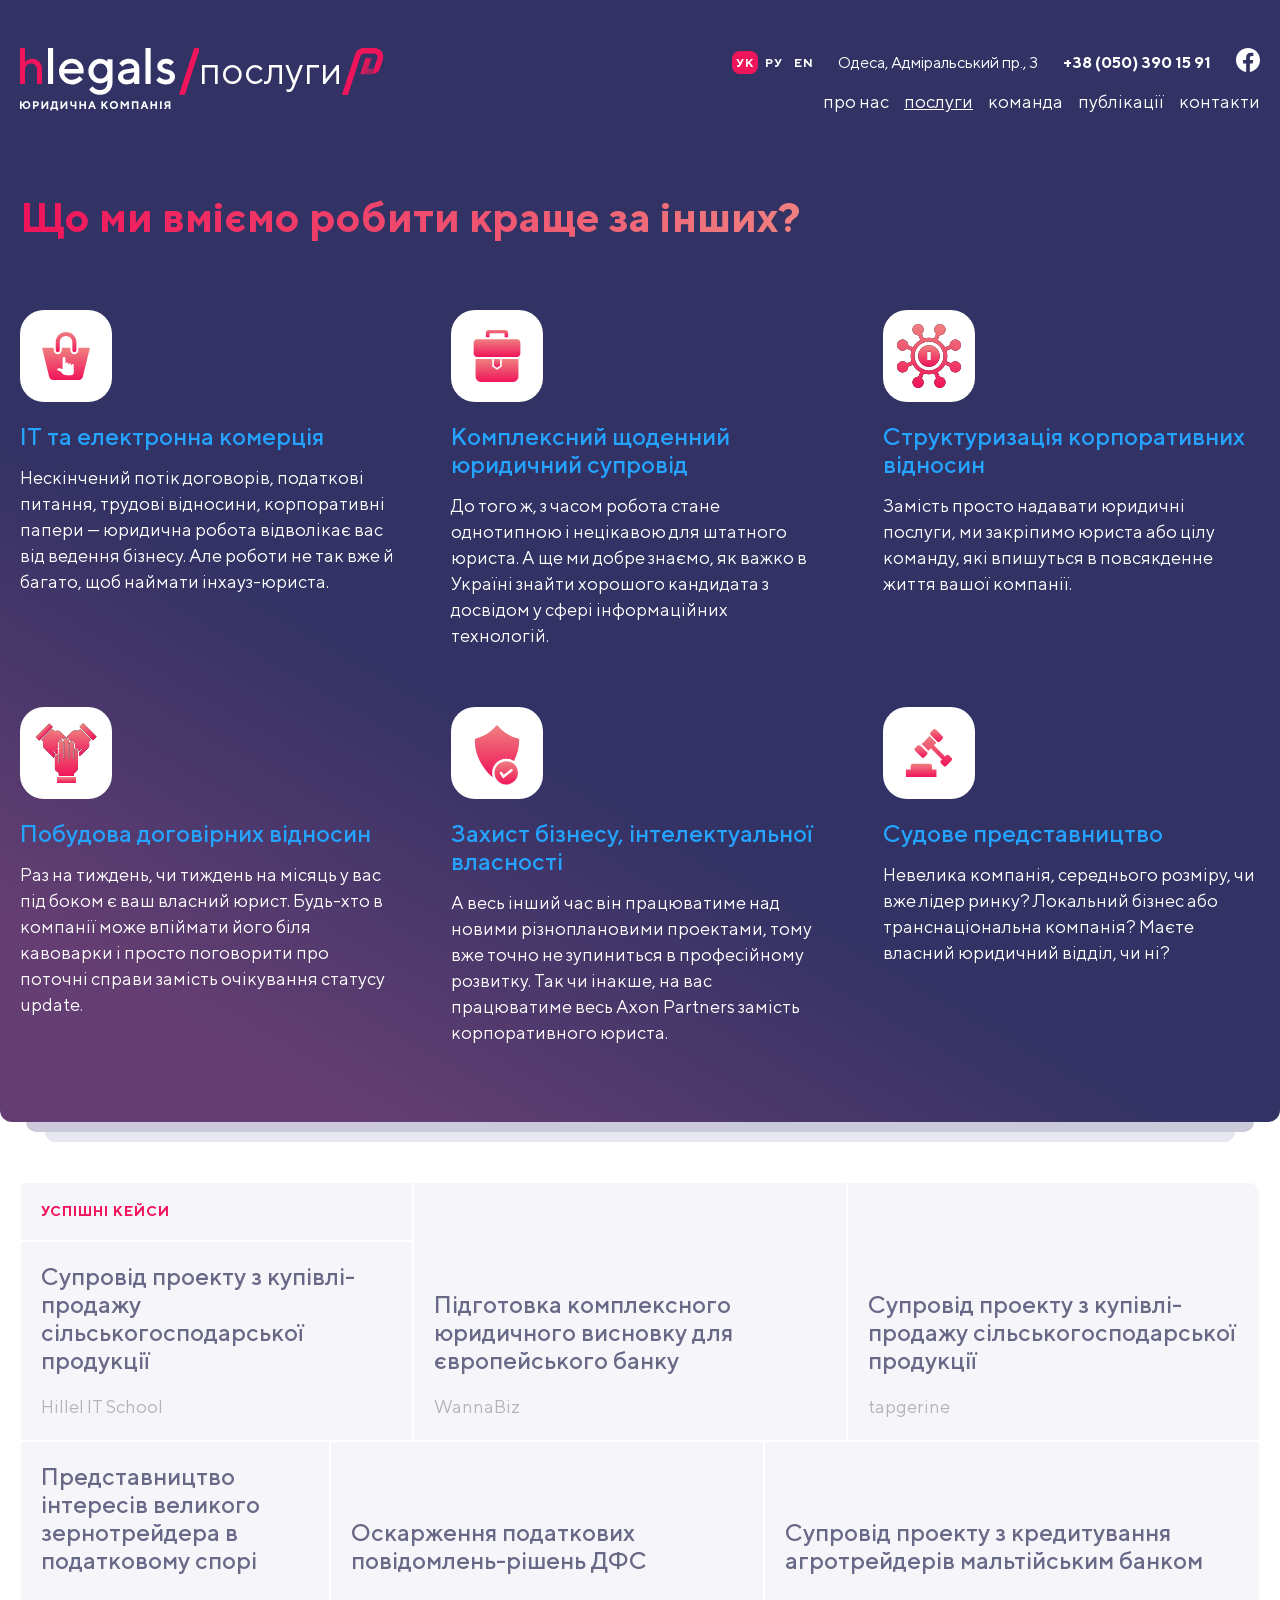
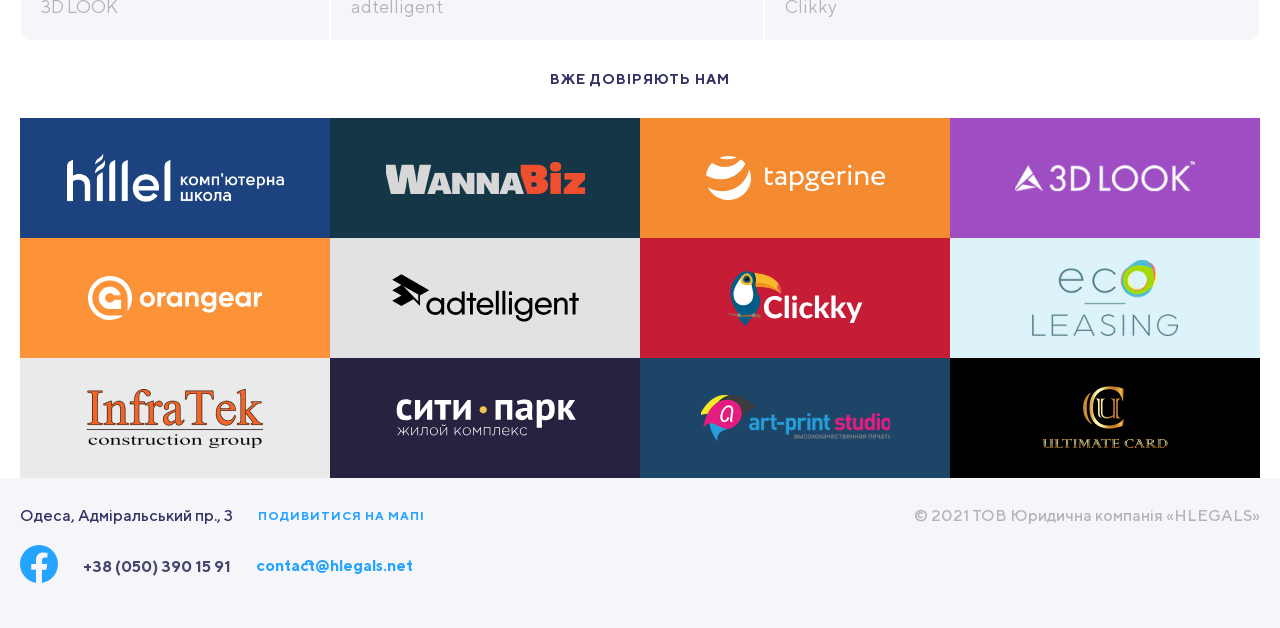
<file: servise.html>
<!DOCTYPE html>
<html lang="zxx">

<head>
  <meta charset="UTF-8">
  <meta name="viewport" content="width=device-width, initial-scale=1.0">
  <meta http-equiv="X-UA-Compatible" content="ie=edge">
  <title>Hlegals servises</title>
  <link rel="stylesheet" href="assets/css/style.css">
  <link rel="shortcut icon" type="image/png" href="assets/img/favicon.svg">
</head>

<body>

  <header class="header header--alt">
    <div class="container">
      <div class="header__grid header__grid--alt">
        <div class="header__logo header__logo--secondary">
          <a class="header__logo-link" href="index.html">
            <img class="header__logo-img" src="assets/img/Logo-header.svg" alt="header__logo-img">
          </a>
          <span class="header__logo-title">послуги</span>
        </div>

        <nav class="header__actions actions">
          <div class="actions__lang">
            <a class="actions__lang-link actions__lang-link--active" href="#">УК</a>
            <a class="actions__lang-link" href="#">РУ</a>
            <a class="actions__lang-link" href="#">EN</a>
          </div>

          <address class="actions__address">
            <a class="actions__address-link"
              href="https://www.google.com/maps?q=%D0%9E%D0%B4%D0%B5%D1%81%D0%B0,+%D0%90%D0%B4%D0%BC%D1%96%D1%80%D0%B0%D0%BB%D1%8C%D1%81%D1%8C%D0%BA%D0%B8%D0%B9+%D0%BF%D1%80.,+3&um=1&ie=UTF-8&sa=X&ved=2ahUKEwiUn9HohcD7AhVwQ0EAHQjmD-EQ_AUoAXoECAIQAw"
              target="_blank">Одеса,
              Адміральський пр., 3</a>
          </address>

          <div class="actions__phone">
            <a class="actions__phone-link" href="tel:+380503901591">+38 (050) 390 15 91</a>
          </div>

          <div class="actions__social">
            <a class="actions__social-link" href="#">
              <svg width="24" height="24" viewBox="0 0 24 24" fill="none" xmlns="http://www.w3.org/2000/svg">
                <path class="actions__social-img"
                  d="M24 12.0733C24 5.40541 18.6274 0 12 0C5.37258 0 0 5.40541 0 12.0733C0 18.0995 4.38823 23.0943 10.125 24V15.5633H7.07813V12.0733H10.125V9.41343C10.125 6.38755 11.9165 4.71615 14.6576 4.71615C15.9705 4.71615 17.3438 4.95195 17.3438 4.95195V7.92313H15.8306C14.3399 7.92313 13.875 8.85379 13.875 9.80857V12.0733H17.2031L16.6711 15.5633H13.875V24C19.6118 23.0943 24 18.0995 24 12.0733Z"
                  fill="white" />
              </svg>
            </a>
          </div>
        </nav>

        <nav class="header__navbar-menu navbar">
          <div class="navbar__burger">
            <span class="navbar__burger-row"></span>
            <span class="navbar__burger-row"></span>
            <span class="navbar__burger-row"></span>
          </div>

          <ul class="navbar__list navbar__list--secondary">
            <li class="navbar__item"><a class="navbar__link" href="about.html">про нас</a></li>
            <li class="navbar__item"><a class="navbar__link navbar__link--accent" href="#">послуги</a></li>
            <li class="navbar__item"><a class="navbar__link" href="team.html">команда</a></li>
            <li class="navbar__item"><a class="navbar__link" href="publication.html">публікації</a></li>
            <li class="navbar__item"><a class="navbar__link" href="contacts.html">контакти</a></li>
          </ul>
        </nav>
      </div>

    </div>
  </header>

  <main class="main">
    <section class="experience experience--alt">
      <div class="container">
        <h2 class="experience__title"><span>Що ми вміємо робити краще за інших?</span></h2>
        <div class="experience__wrap">
          <article class="experience__item item-experience">
            <div class="item-experience__picture">
              <h3 class="item-experience__title"><a class="item-experience__title-link" href="servise-item.html">IT та
                  електронна
                  комерція</a></h3>
              <div class="item-experience__img-box">
                <img class="item-experience__img" src="assets/img/experience-item-1.svg" alt="item-experience-1">
              </div>
            </div>
            <p class="item-experience__description">Нескінчений потік договорів, податкові питання, трудові
              відносини,
              корпоративні папери — юридична
              робота відволікає вас від ведення бізнесу. Але роботи не так вже й багато, щоб наймати інхауз-юриста.
            </p>
          </article>

          <article class="experience__item item-experience">
            <div class="item-experience__picture">
              <h3 class="item-experience__title"><a class="item-experience__title-link"
                  href="servise-item.html">Комплексний щоденний
                  юридичний супровід</a></h3>
              <div class="item-experience__img-box">
                <img class="item-experience__img" src="assets/img/experience-item-2.svg" alt="item-experience-2">
              </div>
            </div>
            <p class="item-experience__description">До того ж, з часом робота стане однотипною і нецікавою для
              штатного
              юриста. А ще ми добре знаємо, як важко в Україні знайти хорошого кандидата з досвідом у сфері
              інформаційних технологій.
            </p>
          </article>

          <article class="experience__item item-experience">
            <div class="item-experience__picture">
              <h3 class="item-experience__title"><a class="item-experience__title-link"
                  href="servise-item.html">Структуризація
                  корпоративних відносин</a></h3>
              <div class="item-experience__img-box">
                <img class="item-experience__img" src="assets/img/experience-item-3.svg" alt="item-experience-3">
              </div>
            </div>
            <p class="item-experience__description">Замість просто надавати юридичні послуги, ми закріпимо юриста
              або
              цілу команду, які впишуться в повсякденне життя вашої компанії.
            </p>
          </article>

          <article class="experience__item item-experience">
            <div class="item-experience__picture">
              <h3 class="item-experience__title"><a class="item-experience__title-link"
                  href="servise-item.html">Побудовa договірних
                  відносин</a></h3>
              <div class="item-experience__img-box">
                <img class="item-experience__img" src="assets/img/experience-item-4.svg" alt="item-experience-4">
              </div>
            </div>
            <p class="item-experience__description">Раз на тиждень, чи тиждень на місяць у вас під боком є ваш
              власний
              юрист. Будь-хто в компанії може впіймати його біля кавоварки і просто поговорити про поточні справи
              замість очікування статусу update.
            </p>
          </article>

          <article class="experience__item item-experience">
            <div class="item-experience__picture">
              <h3 class="item-experience__title"><a class="item-experience__title-link" href="servise-item.html">Захист
                  бізнесу,
                  інтелектуальної власності</a></h3>
              <div class="item-experience__img-box">
                <img class="item-experience__img" src="assets/img/experience-item-5.svg" alt="item-experience-5">
              </div>
            </div>
            <p class="item-experience__description">А весь інший час він працюватиме над новими різноплановими
              проектами, тому вже точно не зупиниться в професійному розвитку. Так чи інакше, на вас працюватиме
              весь
              Axon Partners замість корпоративного юриста.
            </p>
          </article>

          <article class="experience__item item-experience">
            <div class="item-experience__picture">
              <h3 class="item-experience__title"><a class="item-experience__title-link" href="servise-item.html">Судове
                  представництво</a></h3>
              <div class="item-experience__img-box">
                <img class="item-experience__img" src="assets/img/experience-item-6.svg" alt="item-experience-6">
              </div>
            </div>
            <p class="item-experience__description">Невелика компанія, середнього розміру, чи вже лідер ринку?
              Локальний
              бізнес або транснаціональна компанія? Маєте власний юридичний відділ, чи ні?
            </p>
          </article>
        </div>

      </div>
    </section>

    <section class="cases">
      <div class="container cases__container cases__container--alt">
        <div class="cases__item">
          <h2 class="cases__title">Успішні кейси</h2>
        </div>

        <div class="cases__item">
          <h3 class="cases__item-title">Супровід проекту з купівлі-продажу сільськогосподарської продукції</h3>
          <p class="cases__item-description">Hillel IT School</p>
        </div>

        <div class="cases__item">
          <h3 class="cases__item-title">Підготовка комплексного юридичного висновку для європейського банку</h3>
          <p class="cases__item-description">WannaBiz</p>
        </div>

        <div class="cases__item">
          <h3 class="cases__item-title">Супровід проекту з купівлі-продажу сільськогосподарської продукції</h3>
          <p class="cases__item-description">tapgerine</p>
        </div>

        <div class="cases__item">
          <h3 class="cases__item-title">Представництво інтересів великого зернотрейдера в податковому спорі</h3>
          <p class="cases__item-description">3D LOOK</p>
        </div>

        <div class="cases__item">
          <h3 class="cases__item-title">Оскарження податкових повідомлень-рішень ДФС</h3>
          <p class="cases__item-description">adtelligent</p>
        </div>

        <div class="cases__item">
          <h3 class="cases__item-title">Супровід проекту з кредитування агротрейдерів мальтійським банком</h3>
          <p class="cases__item-description">Clikky</p>
        </div>

      </div>
    </section>

    <section class="companies">
      <div class="container companies__container">
        <h2 class="companies__title">Вже довіряють нам</h2>
        <div class="companies__wrap">
          <a class="companies__logo companies__logo--hillel" href="https://ithillel.ua" target="_blank"><img
              class="companies__img" src="assets/img/logo-hillel.svg" alt="companies__img"></a>
          <a class="companies__logo companies__logo--wannabiz" href="#"><img class="companies__img"
              src="assets/img/logo-wannabiz.png" alt="companies__img"></a>
          <a class="companies__logo companies__logo--tapgerine" href="#"><img class="companies__img"
              src="assets/img/logo-tapgerine.svg" alt="companies__img"></a>
          <a class="companies__logo companies__logo--3d" href="#"><img class="companies__img"
              src="assets/img/logo-3d.png" alt="companies__img"></a>
          <a class="companies__logo companies__logo--orangear" href="#"><img class="companies__img"
              src="assets/img/logo-orangear.svg" alt="companies__img"></a>
          <a class="companies__logo companies__logo--adtell" href="#"><img class="companies__img"
              src="assets/img/logo-adtell.svg" alt="companies__img"></a>
          <a class="companies__logo companies__logo--click" href="#"><img class="companies__img"
              src="assets/img/logo-click.svg" alt="companies__img"></a>
          <a class="companies__logo companies__logo--ecolease" href="#"><img class="companies__img"
              src="assets/img/logo-ecolease.png" alt="companies__img"></a>
          <a class="companies__logo companies__logo--infratek" href="#"><img class="companies__img"
              src="assets/img/logo-infratek.png" alt="companies__img"></a>
          <a class="companies__logo companies__logo--citypark" href="#"><img class="companies__img"
              src="assets/img/logo-citypark.svg" alt="companies__img"></a>
          <a class="companies__logo companies__logo--art" href="#"><img class="companies__img"
              src="assets/img/logo-art.png" alt="companies__img"></a>
          <a class="companies__logo companies__logo--ucard" href="#"><img class="companies__img"
              src="assets/img/logo-ucard.png" alt="companies__img"></a>
        </div>
      </div>
    </section>

  </main>

  <footer class="footer">
    <div class="container footer__container footer__container--alt">
      <div class="footer__contacts-wrap">
        <address class="footer__contacts">
          <p class="footer__adress"><span class="footer__adress-title">Одеса</span>, Адміральський пр., 3</p>
          <a class="footer__adress-link adress-link"
            href="https://www.google.com/maps?q=%D0%9E%D0%B4%D0%B5%D1%81%D0%B0,+%D0%90%D0%B4%D0%BC%D1%96%D1%80%D0%B0%D0%BB%D1%8C%D1%81%D1%8C%D0%BA%D0%B8%D0%B9+%D0%BF%D1%80.,+3&um=1&ie=UTF-8&sa=X&ved=2ahUKEwiUn9HohcD7AhVwQ0EAHQjmD-EQ_AUoAXoECAIQAw"
            target="_blank">Подивитися
            на мапі</a>
        </address>

        <div class="footer__contacts-second">
          <div class="footer__social">
            <a class="footer__social-link" href="#">
              <svg width="38" height="38" viewBox="0 0 38 38" fill="none" xmlns="http://www.w3.org/2000/svg">
                <g clip-path="url(#clip0_40086_1484)">
                  <path class="footer__social-img"
                    d="M38 19.1161C38 8.55857 29.4934 0 19 0C8.50658 0 0 8.55857 0 19.1161C0 28.6575 6.94803 36.5659 16.0312 38V24.6419H11.207V19.1161H16.0312V14.9046C16.0312 10.1136 18.8678 7.46723 23.2078 7.46723C25.2866 7.46723 27.4609 7.84059 27.4609 7.84059V12.545H25.0651C22.7048 12.545 21.9688 14.0185 21.9688 15.5302V19.1161H27.2383L26.3959 24.6419H21.9688V38C31.052 36.5659 38 28.6575 38 19.1161Z"
                    fill="#24A3FF" />
                </g>
                <defs>
                  <clipPath id="clip0_40086_1484">
                    <rect width="38" height="38" fill="white" />
                  </clipPath>
                </defs>
              </svg>
            </a>
          </div>
          <div class="footer__phone">
            <a class="footer__phone-link phone-link" href="tel:+380503901591">+38 (050) 390 15 91</a>
          </div>
          <div class="footer__email">
            <a class="footer__email-link email-link" href="mailto:contact@hlegals.net">contact@hlegals.net</a>
          </div>
        </div>
      </div>

      <p class="footer__copyright">© 2021 ТОВ Юридична компанія «HLEGALS»</p>
    </div>
  </footer>

  <script src="https://ajax.googleapis.com/ajax/libs/jquery/3.6.1/jquery.min.js"></script>
  <script src="assets/js/main-alt.js"></script>

</body>

</html>
</file>
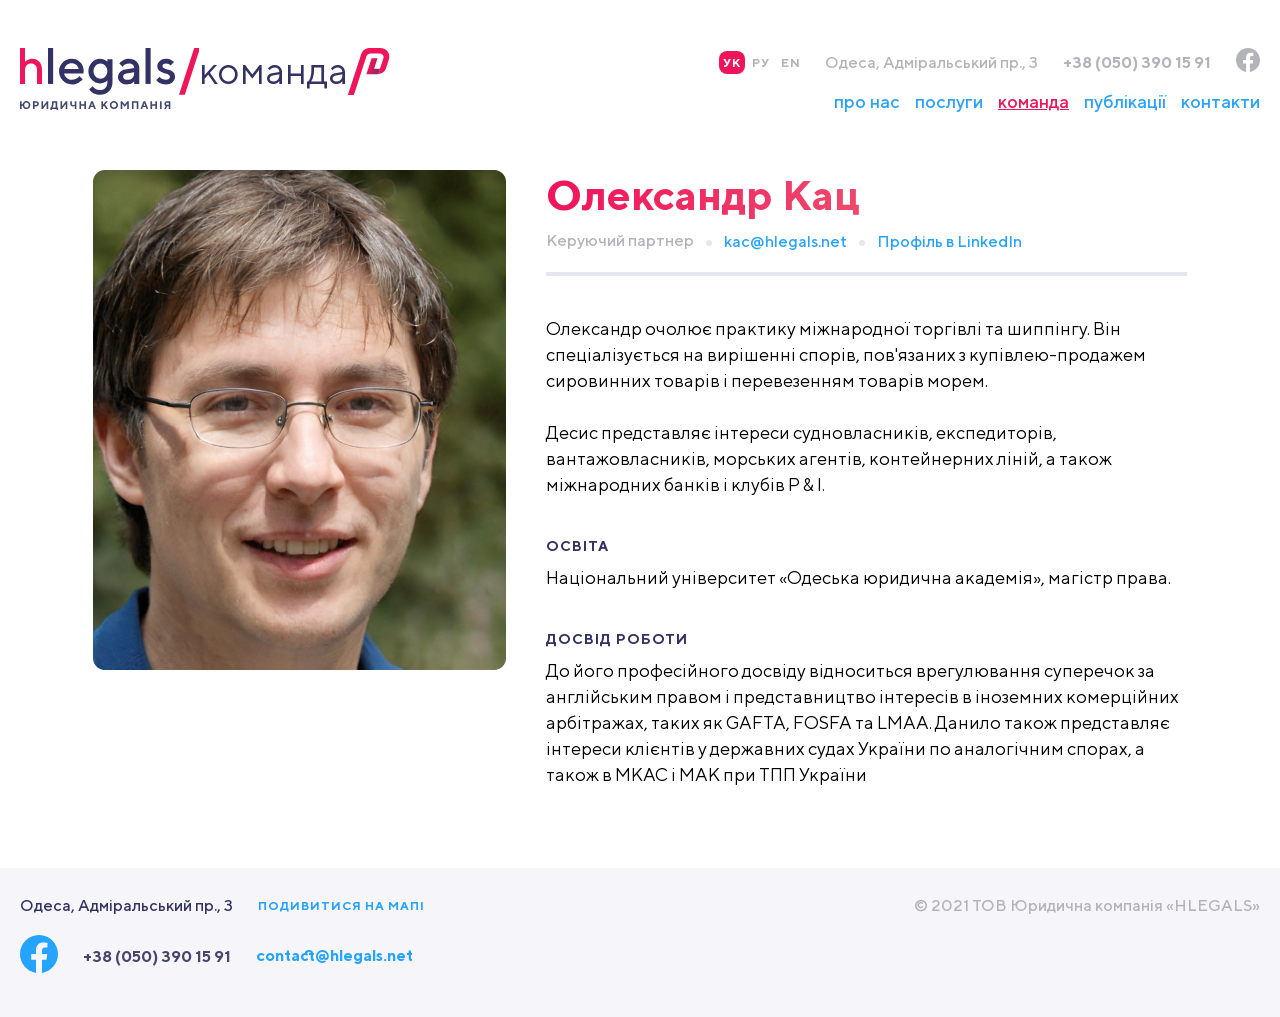
<file: team-people.html>
<!DOCTYPE html>
<html lang="zxx">

<head>
  <meta charset="UTF-8">
  <meta name="viewport" content="width=device-width, initial-scale=1.0">
  <meta http-equiv="X-UA-Compatible" content="ie=edge">
  <title>Hlegals servises</title>
  <link rel="stylesheet" href="assets/css/style.css">
  <link rel="shortcut icon" type="image/png" href="assets/img/favicon.svg">
</head>

<body>

  <header class="header header--second">
    <div class="container">
      <div class="header__grid header__grid--alt">
        <div class="header__logo header__logo--secondary">
          <a class="header__logo-link" href="index.html">
            <img class="header__logo-img" src="assets/img/logo-header-second.svg" alt="header__logo-img">
          </a>
          <span class="header__logo-title header__logo-title--alt">команда</span>
        </div>

        <nav class="header__actions actions">
          <div class="actions__lang">
            <a class="actions__lang-link actions__lang-link--active" href="#">УК</a>
            <a class="actions__lang-link actions__lang-link--alt" href="#">РУ</a>
            <a class="actions__lang-link actions__lang-link--alt" href="#">EN</a>
          </div>

          <address class="actions__address">
            <a class="actions__address-link actions__address-link--alt"
              href="https://www.google.com/maps?q=%D0%9E%D0%B4%D0%B5%D1%81%D0%B0,+%D0%90%D0%B4%D0%BC%D1%96%D1%80%D0%B0%D0%BB%D1%8C%D1%81%D1%8C%D0%BA%D0%B8%D0%B9+%D0%BF%D1%80.,+3&um=1&ie=UTF-8&sa=X&ved=2ahUKEwiUn9HohcD7AhVwQ0EAHQjmD-EQ_AUoAXoECAIQAw"
              target="_blank">Одеса,
              Адміральський пр., 3</a>
          </address>

          <div class="actions__phone">
            <a class="actions__phone-link actions__phone-link--alt" href="tel:+380503901591">+38 (050) 390 15 91</a>
          </div>

          <div class="actions__social">
            <a class="actions__social-link actions__social-link--alt" href="#">
              <svg width="24" height="24" viewBox="0 0 24 24" fill="none" xmlns="http://www.w3.org/2000/svg">
                <g clip-path="url(#clip0_40508_1544)">
                  <path class="actions__social-img" d=" M24 12.0733C24 5.40541 18.6274 0 12 0C5.37258 0 0 5.40541 0 12.0733C0 18.0995 4.38823 23.0943
                    10.125 24V15.5633H7.07813V12.0733H10.125V9.41343C10.125 6.38755 11.9165 4.71615 14.6576
                    4.71615C15.9705 4.71615 17.3438 4.95195 17.3438 4.95195V7.92313H15.8306C14.3399 7.92313 13.875
                    8.85379 13.875 9.80857V12.0733H17.2031L16.6711 15.5633H13.875V24C19.6118 23.0943 24 18.0995 24
                    12.0733Z" fill="#B3B3BA" />
                </g>
                <defs>
                  <clipPath id="clip0_40508_1544">
                    <rect width="24" height="24" fill="white" />
                  </clipPath>
                </defs>
              </svg>

            </a>
          </div>
        </nav>

        <nav class="header__navbar-menu navbar">
          <div class="navbar__burger">
            <span class="navbar__burger-row"></span>
            <span class="navbar__burger-row"></span>
            <span class="navbar__burger-row"></span>
          </div>

          <ul class="navbar__list navbar__list--secondary">
            <li class="navbar__item"><a class="navbar__link navbar__link--alt" href="about.html">про
                нас</a></li>
            <li class="navbar__item"><a class="navbar__link navbar__link--alt" href="servise.html">послуги</a></li>
            <li class="navbar__item"><a class="navbar__link navbar__link--alt  navbar__link--accent-alt"
                href="team.html">команда</a></li>
            <li class="navbar__item"><a class="navbar__link navbar__link--alt" href="publication.html">публікації</a>
            </li>
            <li class="navbar__item"><a class="navbar__link navbar__link--alt" href="contacts.html">контакти</a></li>
          </ul>
        </nav>
      </div>

    </div>
  </header>

  <main class="main">

    <section class="team-people">
      <div class="container">

        <div class="team-people__flex">
          <img class="team-people__foto" src="assets/img/team-1.png" alt="team-1">

          <div class="team-people__info">
            <h2 class="team-people__title">Олександр Кац</h2>
            <div class="team-people__actions">
              <span class="team-people__work">Керуючий партнер</span>
              <a class="team-people__email" href="mailto:kac@hlegals.net">kac@hlegals.net</a>
              <a class="team-people__social" href="">Профіль в LinkedIn</a>
            </div>
            <div class="team-people__text-box">
              <p class="team-people__text">Олександр очолює практику міжнародної торгівлі та шиппінгу. Він
                спеціалізується
                на вирішенні спорів,
                пов'язаних з купівлею-продажем сировинних товарів і перевезенням товарів морем. <br><br>
                Десис представляє інтереси судновласників, експедиторів, вантажовласників, морських агентів,
                контейнерних
                ліній, а також міжнародних банків і клубів P & I.
              </p>

              <h3 class="team-people__title-text">Освіта</h3>
              <p class="team-people__text"> Національний університет «Одеська юридична академія», магістр права.
              </p>
              <h3 class="team-people__title-text">Досвід роботи</h3>
              <p class="team-people__text">До його професійного досвіду відноситься врегулювання суперечок за
                англійським
                правом і представництво
                інтересів в іноземних комерційних арбітражах, таких як GAFTA, FOSFA та LMAA. Данило також представляє
                інтереси клієнтів у державних судах України по аналогічним спорах, а також в МКАС і МАК при ТПП України
              </p>
            </div>
          </div>
    </section>
  </main>

  <footer class="footer">
    <div class="container footer__container footer__container--alt">
      <div class="footer__contacts-wrap">
        <address class="footer__contacts">
          <p class="footer__adress"><span class="footer__adress-title">Одеса</span>, Адміральський пр., 3</p>
          <a class="footer__adress-link adress-link"
            href="https://www.google.com/maps?q=%D0%9E%D0%B4%D0%B5%D1%81%D0%B0,+%D0%90%D0%B4%D0%BC%D1%96%D1%80%D0%B0%D0%BB%D1%8C%D1%81%D1%8C%D0%BA%D0%B8%D0%B9+%D0%BF%D1%80.,+3&um=1&ie=UTF-8&sa=X&ved=2ahUKEwiUn9HohcD7AhVwQ0EAHQjmD-EQ_AUoAXoECAIQAw"
            target="_blank">Подивитися
            на мапі</a>
        </address>

        <div class="footer__contacts-second">
          <div class="footer__social">
            <a class="footer__social-link" href="#">
              <svg width="38" height="38" viewBox="0 0 38 38" fill="none" xmlns="http://www.w3.org/2000/svg">
                <g clip-path="url(#clip0_40086_1484)">
                  <path class="footer__social-img"
                    d="M38 19.1161C38 8.55857 29.4934 0 19 0C8.50658 0 0 8.55857 0 19.1161C0 28.6575 6.94803 36.5659 16.0312 38V24.6419H11.207V19.1161H16.0312V14.9046C16.0312 10.1136 18.8678 7.46723 23.2078 7.46723C25.2866 7.46723 27.4609 7.84059 27.4609 7.84059V12.545H25.0651C22.7048 12.545 21.9688 14.0185 21.9688 15.5302V19.1161H27.2383L26.3959 24.6419H21.9688V38C31.052 36.5659 38 28.6575 38 19.1161Z"
                    fill="#24A3FF" />
                </g>
                <defs>
                  <clipPath id="clip0_40086_1484">
                    <rect width="38" height="38" fill="white" />
                  </clipPath>
                </defs>
              </svg>
            </a>
          </div>
          <div class="footer__phone">
            <a class="footer__phone-link phone-link" href="tel:+380503901591">+38 (050) 390 15 91</a>
          </div>
          <div class="footer__email">
            <a class="footer__email-link email-link" href="mailto:contact@hlegals.net">contact@hlegals.net</a>
          </div>
        </div>
      </div>

      <p class="footer__copyright">© 2021 ТОВ Юридична компанія «HLEGALS»</p>
    </div>
  </footer>

  <script src="https://ajax.googleapis.com/ajax/libs/jquery/3.6.1/jquery.min.js"></script>
  <script src="assets/js/main-alt.js"></script>

</body>

</html>
</file>
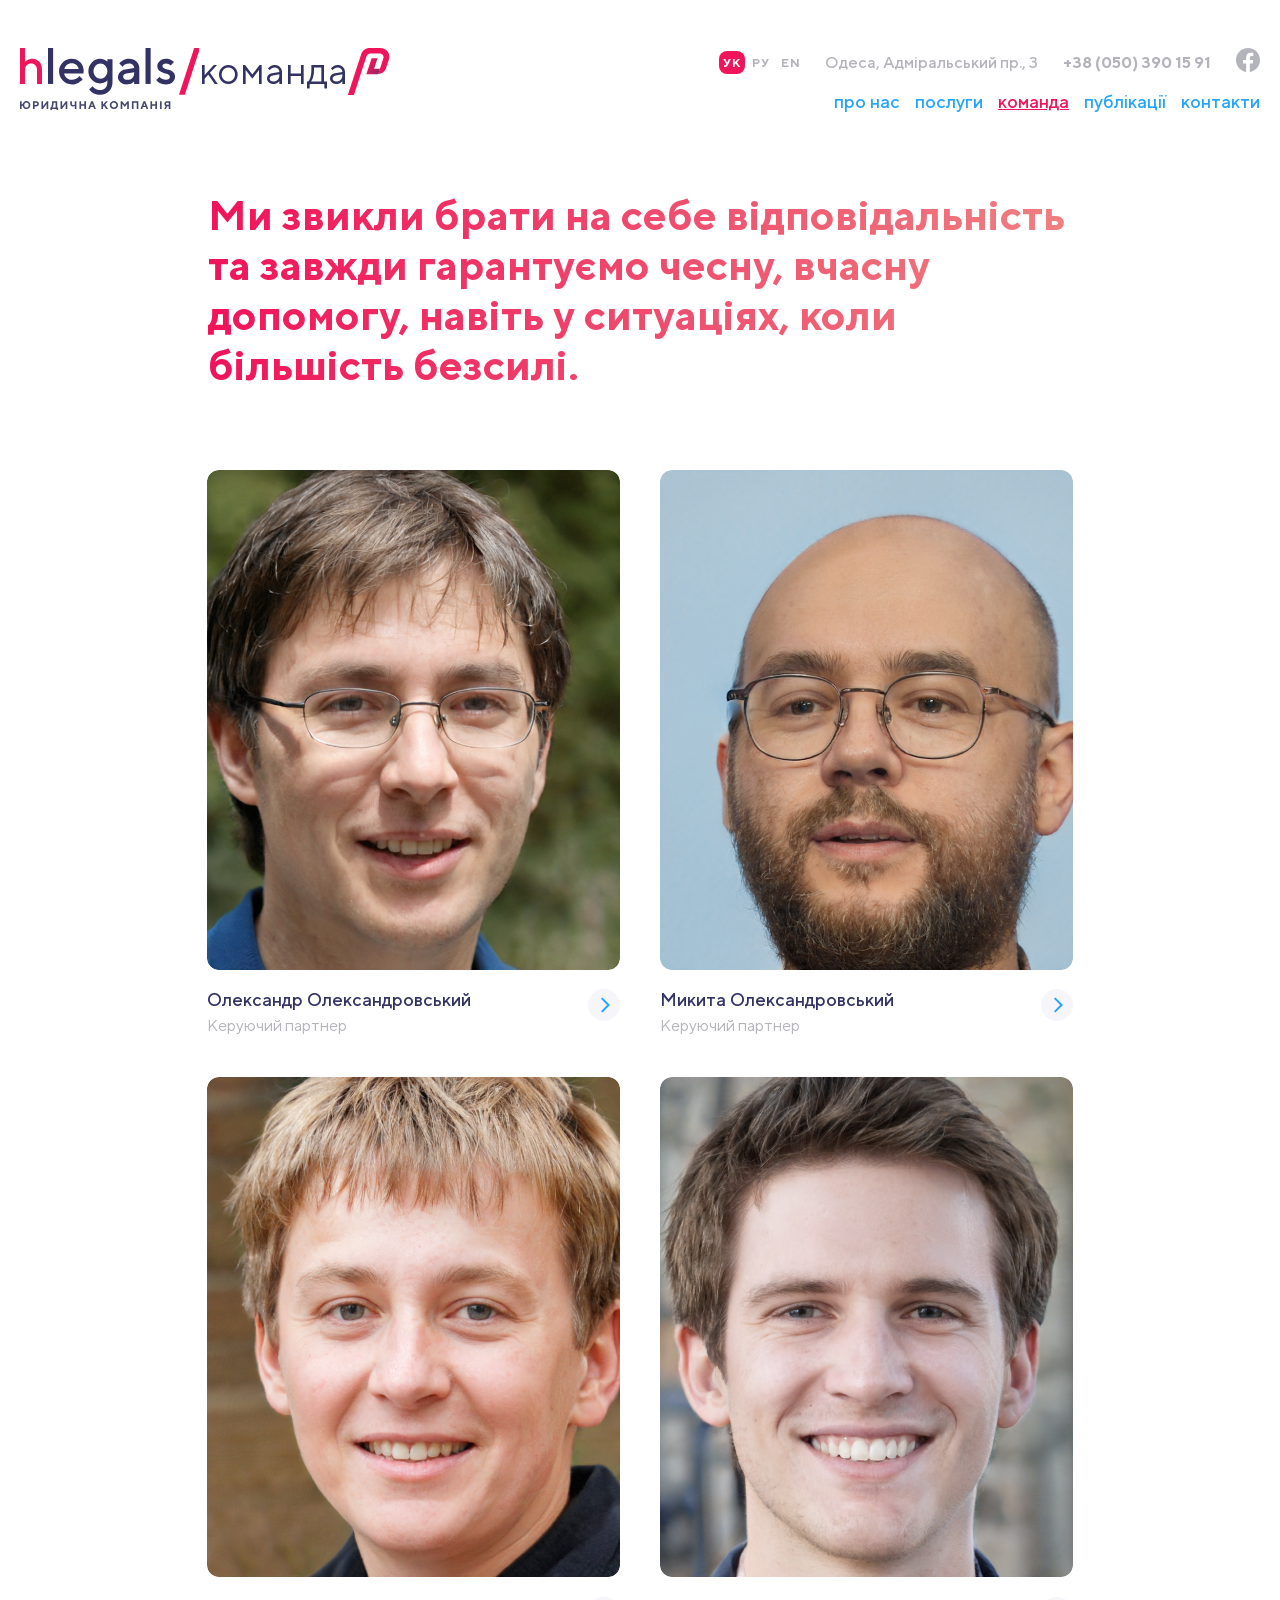
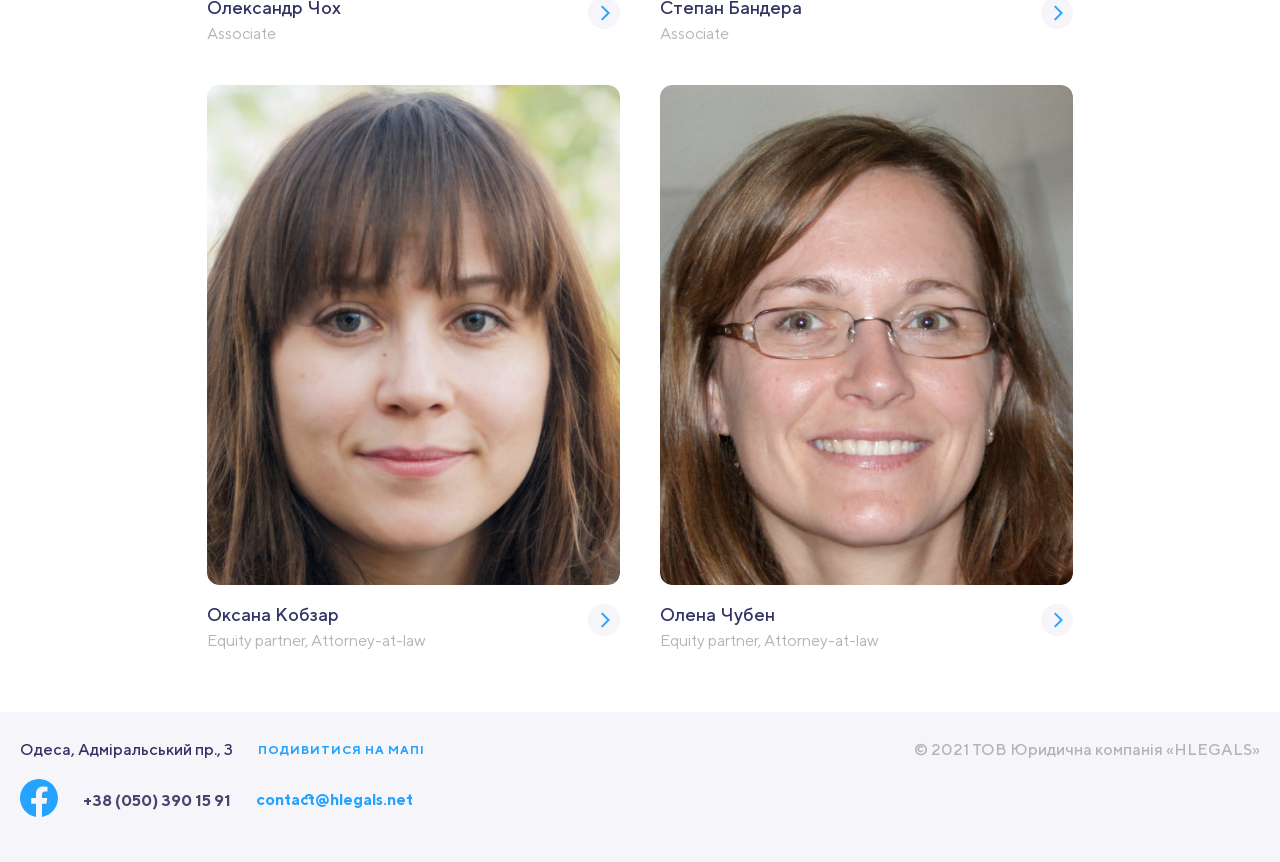
<file: team.html>
<!DOCTYPE html>
<html lang="zxx">

<head>
  <meta charset="UTF-8">
  <meta name="viewport" content="width=device-width, initial-scale=1.0">
  <meta http-equiv="X-UA-Compatible" content="ie=edge">
  <title>Hlegals servises</title>
  <link rel="stylesheet" href="assets/css/style.css">
  <link rel="shortcut icon" type="image/png" href="assets/img/favicon.svg">
</head>

<body>

  <header class="header header--second">
    <div class="container">
      <div class="header__grid header__grid--alt">
        <div class="header__logo header__logo--secondary">
          <a class="header__logo-link" href="index.html">
            <img class="header__logo-img" src="assets/img/logo-header-second.svg" alt="header__logo-img">
          </a>
          <span class="header__logo-title header__logo-title--alt">команда</span>
        </div>

        <nav class="header__actions actions">
          <div class="actions__lang">
            <a class="actions__lang-link actions__lang-link--active" href="#">УК</a>
            <a class="actions__lang-link actions__lang-link--alt" href="#">РУ</a>
            <a class="actions__lang-link actions__lang-link--alt" href="#">EN</a>
          </div>

          <address class="actions__address">
            <a class="actions__address-link actions__address-link--alt"
              href="https://www.google.com/maps?q=%D0%9E%D0%B4%D0%B5%D1%81%D0%B0,+%D0%90%D0%B4%D0%BC%D1%96%D1%80%D0%B0%D0%BB%D1%8C%D1%81%D1%8C%D0%BA%D0%B8%D0%B9+%D0%BF%D1%80.,+3&um=1&ie=UTF-8&sa=X&ved=2ahUKEwiUn9HohcD7AhVwQ0EAHQjmD-EQ_AUoAXoECAIQAw"
              target="_blank">Одеса,
              Адміральський пр., 3</a>
          </address>

          <div class="actions__phone">
            <a class="actions__phone-link actions__phone-link--alt" href="tel:+380503901591">+38 (050) 390 15 91</a>
          </div>

          <div class="actions__social">
            <a class="actions__social-link actions__social-link--alt" href="#">
              <svg width="24" height="24" viewBox="0 0 24 24" fill="none" xmlns="http://www.w3.org/2000/svg">
                <g clip-path="url(#clip0_40508_1544)">
                  <path class="actions__social-img" d=" M24 12.0733C24 5.40541 18.6274 0 12 0C5.37258 0 0 5.40541 0 12.0733C0 18.0995 4.38823 23.0943
                    10.125 24V15.5633H7.07813V12.0733H10.125V9.41343C10.125 6.38755 11.9165 4.71615 14.6576
                    4.71615C15.9705 4.71615 17.3438 4.95195 17.3438 4.95195V7.92313H15.8306C14.3399 7.92313 13.875
                    8.85379 13.875 9.80857V12.0733H17.2031L16.6711 15.5633H13.875V24C19.6118 23.0943 24 18.0995 24
                    12.0733Z" fill="#B3B3BA" />
                </g>
                <defs>
                  <clipPath id="clip0_40508_1544">
                    <rect width="24" height="24" fill="white" />
                  </clipPath>
                </defs>
              </svg>

            </a>
          </div>
        </nav>

        <nav class="header__navbar-menu navbar">
          <div class="navbar__burger">
            <span class="navbar__burger-row"></span>
            <span class="navbar__burger-row"></span>
            <span class="navbar__burger-row"></span>
          </div>

          <ul class="navbar__list navbar__list--secondary">
            <li class="navbar__item"><a class="navbar__link navbar__link--alt" href="about.html">про
                нас</a></li>
            <li class="navbar__item"><a class="navbar__link navbar__link--alt" href="servise.html">послуги</a></li>
            <li class="navbar__item"><a class="navbar__link navbar__link--alt  navbar__link--accent-alt"
                href="#">команда</a></li>
            <li class="navbar__item"><a class="navbar__link navbar__link--alt" href="publication.html">публікації</a>
            </li>
            <li class="navbar__item"><a class="navbar__link navbar__link--alt" href="contacts.html">контакти</a></li>
          </ul>
        </nav>
      </div>

    </div>
  </header>

  <main class="main">

    <section class="team">
      <div class="container">
        <h2 class="team__title">Ми звикли брати на себе відповідальність та завжди гарантуємо чесну, вчасну допомогу,
          навіть у ситуаціях, коли більшість безсилі.</h2>
        <div class="team__grid">
          <div class="team__item">
            <a href="team-people.html">
              <img class="team__foto" src="assets/img/team-1.png" alt="team-1">
            </a>
            <div class="team__text-box">
              <div class="team__text">
                <a class="team__link" href="team-people.html">
                  <p class="team__name">Олександр Олександровський</p>
                </a>
                <p class="team__work"> Керуючий партнер</p>
              </div>
              <a class="team__link" href="team-people.html"><img class="team__link-img" src="assets/img/right.svg"
                  alt="right"></a>
            </div>
          </div>

          <div class="team__item">
            <a href="team-people.html">
              <img class="team__foto" src="assets/img/team-2.png" alt="team-2">
            </a>
            <div class="team__text-box">
              <div class="team__text">
                <a href="team-people.html">
                  <p class="team__name">Микита Олександровський</p>
                </a>
                <p class="team__work"> Керуючий партнер</p>
              </div>
              <a class="team__link" href="team-people.html"><img class="team__link-img" src="assets/img/right.svg"
                  alt="right"></a>
            </div>
          </div>

          <div class="team__item">
            <a href="team-people.html">
              <img class="team__foto" src="assets/img/team-3.png" alt="team-3">
            </a>
            <div class="team__text-box">
              <div class="team__text">
                <a href="team-people.html">
                  <p class="team__name">Олександр Чох</p>
                </a>
                <p class="team__work">Associate</p>
              </div>
              <a class="team__link" href="team-people.html"><img class="team__link-img" src="assets/img/right.svg"
                  alt="right"></a>
            </div>
          </div>

          <div class="team__item">
            <a href="team-people.html">
              <img class="team__foto" src="assets/img/team-4.png" alt="team-4">
            </a>
            <div class="team__text-box">
              <div class="team__text">
                <a href="team-people.html">
                  <p class="team__name">Степан Бандера</p>
                </a>
                <p class="team__work">Associate</p>
              </div>
              <a class="team__link" href="team-people.html"><img class="team__link-img" src="assets/img/right.svg"
                  alt="right"></a>
            </div>
          </div>

          <div class="team__item">
            <a href="team-people.html">
              <img class="team__foto" src="assets/img/team-5.png" alt="team-5">
            </a>
            <div class="team__text-box">
              <div class="team__text">
                <a href="team-people.html">
                  <p class="team__name">Оксана Кобзар</p>
                </a>
                <p class="team__work">Equity partner, Attorney-at-law</p>
              </div>
              <a class="team__link" href="team-people.html"><img class="team__link-img" src="assets/img/right.svg"
                  alt="right"></a>
            </div>
          </div>

          <div class="team__item">
            <a href="team-people.html">
              <img class="team__foto" src="assets/img/team-6.png" alt="team-6">
            </a>
            <div class="team__text-box">
              <div class="team__text">
                <a href="team-people.html">
                  <p class="team__name">Олена Чубен</p>
                </a>
                <p class="team__work">Equity partner, Attorney-at-law</p>
              </div>
              <a class="team__link" href="team-people.html"><img class="team__link-img" src="assets/img/right.svg"
                  alt="right"></a>
            </div>

          </div>

        </div>
      </div>

    </section>
  </main>

  <footer class="footer">
    <div class="container footer__container footer__container--alt">
      <div class="footer__contacts-wrap">
        <address class="footer__contacts">
          <p class="footer__adress"><span class="footer__adress-title">Одеса</span>, Адміральський пр., 3</p>
          <a class="footer__adress-link adress-link"
            href="https://www.google.com/maps?q=%D0%9E%D0%B4%D0%B5%D1%81%D0%B0,+%D0%90%D0%B4%D0%BC%D1%96%D1%80%D0%B0%D0%BB%D1%8C%D1%81%D1%8C%D0%BA%D0%B8%D0%B9+%D0%BF%D1%80.,+3&um=1&ie=UTF-8&sa=X&ved=2ahUKEwiUn9HohcD7AhVwQ0EAHQjmD-EQ_AUoAXoECAIQAw"
            target="_blank">Подивитися
            на мапі</a>
        </address>

        <div class="footer__contacts-second">
          <div class="footer__social">
            <a class="footer__social-link" href="#">
              <svg width="38" height="38" viewBox="0 0 38 38" fill="none" xmlns="http://www.w3.org/2000/svg">
                <g clip-path="url(#clip0_40086_1484)">
                  <path class="footer__social-img"
                    d="M38 19.1161C38 8.55857 29.4934 0 19 0C8.50658 0 0 8.55857 0 19.1161C0 28.6575 6.94803 36.5659 16.0312 38V24.6419H11.207V19.1161H16.0312V14.9046C16.0312 10.1136 18.8678 7.46723 23.2078 7.46723C25.2866 7.46723 27.4609 7.84059 27.4609 7.84059V12.545H25.0651C22.7048 12.545 21.9688 14.0185 21.9688 15.5302V19.1161H27.2383L26.3959 24.6419H21.9688V38C31.052 36.5659 38 28.6575 38 19.1161Z"
                    fill="#24A3FF" />
                </g>
                <defs>
                  <clipPath id="clip0_40086_1484">
                    <rect width="38" height="38" fill="white" />
                  </clipPath>
                </defs>
              </svg>
            </a>
          </div>
          <div class="footer__phone">
            <a class="footer__phone-link phone-link" href="tel:+380503901591">+38 (050) 390 15 91</a>
          </div>
          <div class="footer__email">
            <a class="footer__email-link email-link" href="mailto:contact@hlegals.net">contact@hlegals.net</a>
          </div>
        </div>
      </div>

      <p class="footer__copyright">© 2021 ТОВ Юридична компанія «HLEGALS»</p>
    </div>
  </footer>

  <script src="https://ajax.googleapis.com/ajax/libs/jquery/3.6.1/jquery.min.js"></script>
  <script src="assets/js/main-alt.js"></script>

</body>

</html>
</file>
